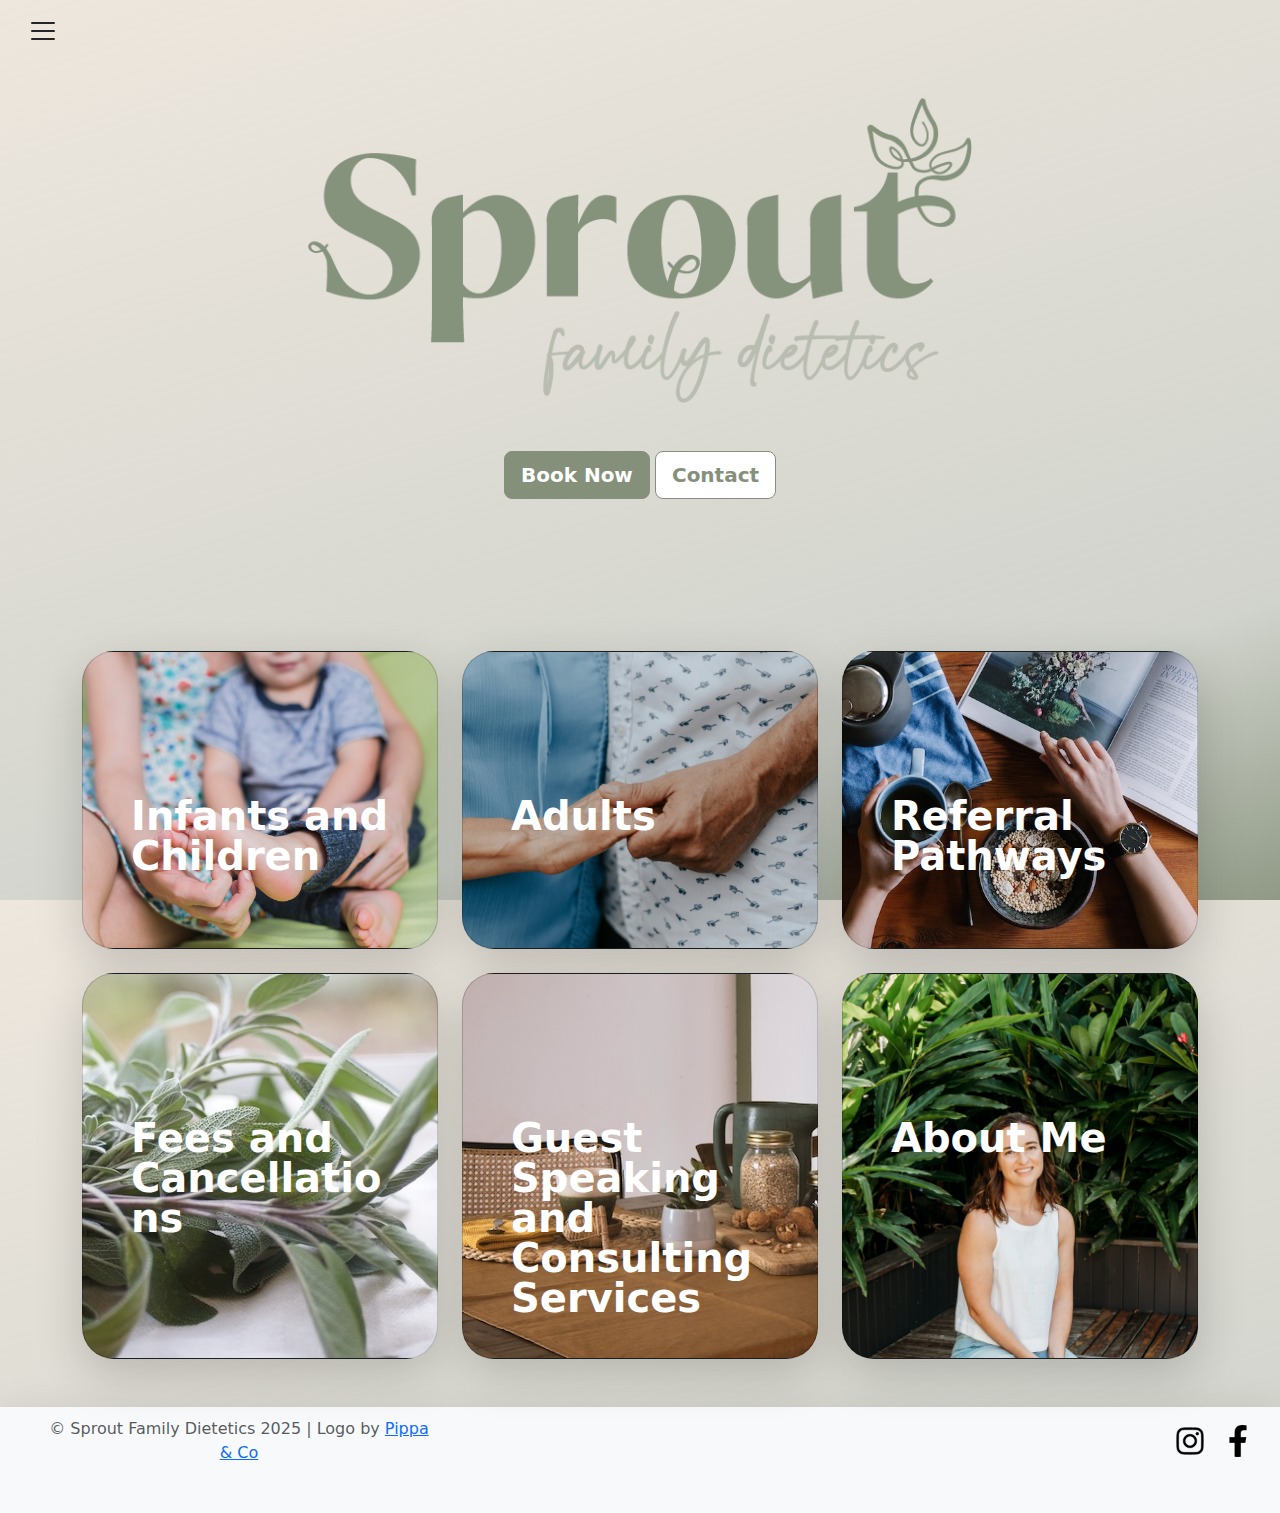
<file: index.html>
<!DOCTYPE html>
<html lang="en">
  <head>
    <meta charset="UTF-8">
    <meta name="viewport" content="width=device-width, initial-scale=1.0">
    <title>Sprout Family Dietetics</title>
    <!-- Bootstrap CSS -->
    <link href="https://cdn.jsdelivr.net/npm/bootstrap@5.3.0-alpha1/dist/css/bootstrap.min.css" rel="stylesheet">
    <link rel="import" href="nav.html">
    <link href="assets/styles.css" rel="stylesheet">
    <link rel="apple-touch-icon" sizes="180x180" href="apple-touch-icon.png">
    <link rel="icon" type="image/png" sizes="32x32" href="favicon-32x32.png">
    <link rel="icon" type="image/png" sizes="16x16" href="favicon-16x16.png">
    <link rel="manifest" href="site.webmanifest">
    <link rel="canonical" href="https://sproutfamilydietetics.com.au">
    <script src="https://analytics.ahrefs.com/analytics.js" data-key="JdM9ObcZ0+f/vFKrCsYYwg" async></script>
    <meta name="description" content="Friendly Accredited Practacing Dietitian servicing the Taree, Wingham and Forster areas on the Mid North Coast NSW">
  </head>
  <body class="bg-image" style="background: rgb(133,144,122);
background: -moz-linear-gradient(342deg, rgba(133,144,122,0.9122023809523809) 0%, rgba(184,188,177,0.6488970588235294) 23%, rgba(238,231,222,1) 100%);
background: -webkit-linear-gradient(342deg, rgba(133,144,122,0.9122023809523809) 0%, rgba(184,188,177,0.6488970588235294) 23%, rgba(238,231,222,1) 100%);
background: linear-gradient(342deg, rgba(133,144,122,0.9122023809523809) 0%, rgba(184,188,177,0.6488970588235294) 23%, rgba(238,231,222,1) 100%);
filter: progid:DXImageTransform.Microsoft.gradient(startColorstr="#85907a",endColorstr="#eee7de",GradientType=1);height: 100vh>
    <div class="container-fluid">
      <button class="navbar-toggler px-3 py-3" type="button" data-bs-toggle="offcanvas" data-bs-target="#sidebar" aria-controls="sidebar">
        <svg xmlns="http://www.w3.org/2000/svg" width="30" height="30" viewBox="0 0 30 30">
          <path stroke="currentColor" stroke-linecap="round" stroke-miterlimit="10" stroke-width="2" d="M4 7h22M4 15h22M4 23h22" />
        </svg>
      </button>
      <main class="px-3 container d-flex w-100 p-3 mx-auto flex-column">
        <img src="assets/logo_sage.png" alt="Sprout logo" class="main-image mx-auto d-block">
        <div class="mx-auto py-3 flex align-content-center"></div>
        <div class="mx-auto py-3 flex align-content-center">
          <a href="https://www.halaxy.com/book/sprout-family-dietetics/location/1255061" target="_blank" rel="noopener noreferrer" class="btn btn-lg btn-primary fw-bold ">Book Now</a>
          <a href="contact.html" class="btn btn-lg btn-secondary fw-bold ">Contact</a>
        </div>
    </div>
    <div class="container col-xxl-12 rounded-4">
      <div class="row row-cols-1 row-cols-lg-3 align-items-stretch g-4 py-5 mt-5">
        <div class="col">
          <div class="card card-cover h-100 overflow-hidden text-white bg-dark rounded-5 shadow-lg bg-image" style="background-image: url('assets/baby_feet.jpg');">
            <div class="d-flex flex-column h-100 p-5 pb-5 text-tone text-shadow-1">
              <h2 class="pt-5 mt-5 mb-4 display-6 lh-1 fw-bold">Infants and Children</h2>
              <a href="infants-children.html" class="stretched-link"></a>
            </div>
          </div>
        </div>
        <div class="col">
          <div class="card card-cover h-100 overflow-hidden text-white bg-dark rounded-5 shadow-lg bg-image" style="background-image: url('assets/hands.jpg');">
            <div class="d-flex flex-column h-100 p-5 pb-3 text-tone text-shadow-1">
              <h2 class="pt-5 mt-5 mb-4 display-6 lh-1 fw-bold">Adults</h2>
              <a href="adults.html" class="stretched-link"></a>
            </div>
          </div>
        </div>
        <div class="col">
          <div class="card card-cover h-100 overflow-hidden text-white bg-dark rounded-5 shadow-lg bg-image" style="background-image: url('assets/IMG_2830.JPG');">
            <div class="d-flex flex-column h-100 p-5 pb-3 text-tone text-shadow-1">
              <h2 class="pt-5 mt-5 mb-4 display-6 lh-1 fw-bold">Referral Pathways</h2>
              <a href="referral.html" class="stretched-link"></a>
            </div>
          </div>
        </div>
        <div class="col">
          <div class="card card-cover h-100 overflow-hidden text-white bg-dark rounded-5 shadow-lg bg-image" style="background-image: url('assets/IMG_2821.JPG');">
            <div class="d-flex flex-column h-100 p-5 pb-5 text-tone text-shadow-1">
              <h2 class="pt-5 mt-5 mb-4 display-6 lh-1 fw-bold">Fees and Cancellations</h2>
              <a href="fees.html" class="stretched-link"></a>
            </div>
          </div>
        </div>
        <div class="col">
          <div class="card card-cover h-100 overflow-hidden text-white bg-dark rounded-5 shadow-lg bg-image" style="background-image: url('assets/francesco-cavallini-HN1-Gfs9Mxk-unsplash.jpg');">
            <div class="d-flex flex-column h-100 p-5 pb-3 text-tone text-shadow-1">
              <h2 class="pt-5 mt-5 mb-4 display-6 lh-1 fw-bold">Guest Speaking and Consulting Services</h2>
              <a href="consulting.html" class="stretched-link"></a>
            </div>
          </div>
        </div>
        <div class="col">
          <div class="card card-cover h-100 overflow-hidden text-white bg-dark rounded-5 shadow-lg bg-image" style="background-image: url('assets/Carissa-SproutDietetics-14.jpg');">
            <div class="d-flex flex-column h-100 p-5 pb-3 text-tone text-shadow-1">
              <h2 class="pt-5 mt-5 mb-4 display-6 lh-1 fw-bold">About Me</h2>
              <a href="about.html" class="stretched-link"></a>
            </div>
          </div>
        </div>
      </div>
    </div>
    </main>
    <footer class="d-flex flex-wrap justify-content-between align-items-center mt-auto pb-5 footer-on-image bg-light shadow-lg">
      <div class="col-md-4 d-flex align-items-center">
        <a href="/" class="mb-3 me-2 mb-md-0 text-body-secondary text-decoration-none lh-1">
          <svg class="bi" width="30" height="24">
            <use xlink:href="#bootstrap"></use>
          </svg>
        </a>
        <span class="mb-3 mb-md-0 text-body-secondary">© Sprout Family Dietetics 2025 | Logo by <a href="https://pippaandco.com.au">Pippa & Co</a></span>

      </div>
      <ul class="nav col-md-4 justify-content-end list-unstyled d-flex ms-3">
        <a href="https://www.instagram.com/sprout_family_dietetics">
          <img src="assets/instagram.png" class="img-responsive img-social me-3">
        </a>
        <a href="https://www.facebook.com/profile.php?id=61573133443184">
          <img src="assets/facebook.png" class="img-responsive img-social me-3">
        </a>
      </ul>
    </footer>
    <!-- Offcanvas Sidebar -->
    <div class="offcanvas offcanvas-start" tabindex="-1" id="sidebar" aria-labelledby="sidebarLabel">
      <div class="offcanvas-header">
        <h5 class="offcanvas-title" id="sidebarLabel">Navigation</h5>
        <button type="button" class="btn-close text-reset" data-bs-dismiss="offcanvas" aria-label="Close"></button>
      </div>
      <div class="offcanvas-body">
        <ul class="nav flex-column">
          <li class="nav-item">
            <a class="btn btn-primary btn-primary-active nav-link" href="index.html">Home</a>
          </li>
          <li class="nav-item">
            <a class="btn btn-nav-secondary nav-link" href="infants-children.html">Infants and Children</a>
          </li>
          <li class="nav-item">
            <a class="btn btn-nav-secondary nav-link" href="adults.html">Adults</a>
          </li>
          <li class="nav-item">
            <a class="btn btn-nav-secondary nav-link" href="referral.html">Referral Pathways</a>
          </li>
          <li class="nav-item">
            <a class="btn btn-nav-secondary nav-link" href="fees.html">Fees and Cancellations</a>
          </li>
          <li class="nav-item">
            <a class="btn btn-nav-secondary nav-link" href="consulting.html">Guest Speaking & Consulting</a>
          </li>
          <li class="nav-item">
            <a class="btn btn-nav-secondary nav-link" href="contact.html">Contact</a>
          </li>
          <li class="nav-item">
            <a class="btn btn-nav-secondary nav-link" href="about.html">About</a>
          </li>
          <li class="nav-item">
          <a href="https://www.halaxy.com/book/sprout-family-dietetics/location/1255061" target="_blank" rel="noopener noreferrer" class="btn btn-primary btn-nav-secondary nav-link">Book Now</a>
          </li>
        </ul>
      </div>
    </div>
    <!-- Bootstrap JS -->
    <script src="https://cdn.jsdelivr.net/npm/bootstrap@5.3.0-alpha1/dist/js/bootstrap.bundle.min.js"></script>
  </body>
</html>
</file>
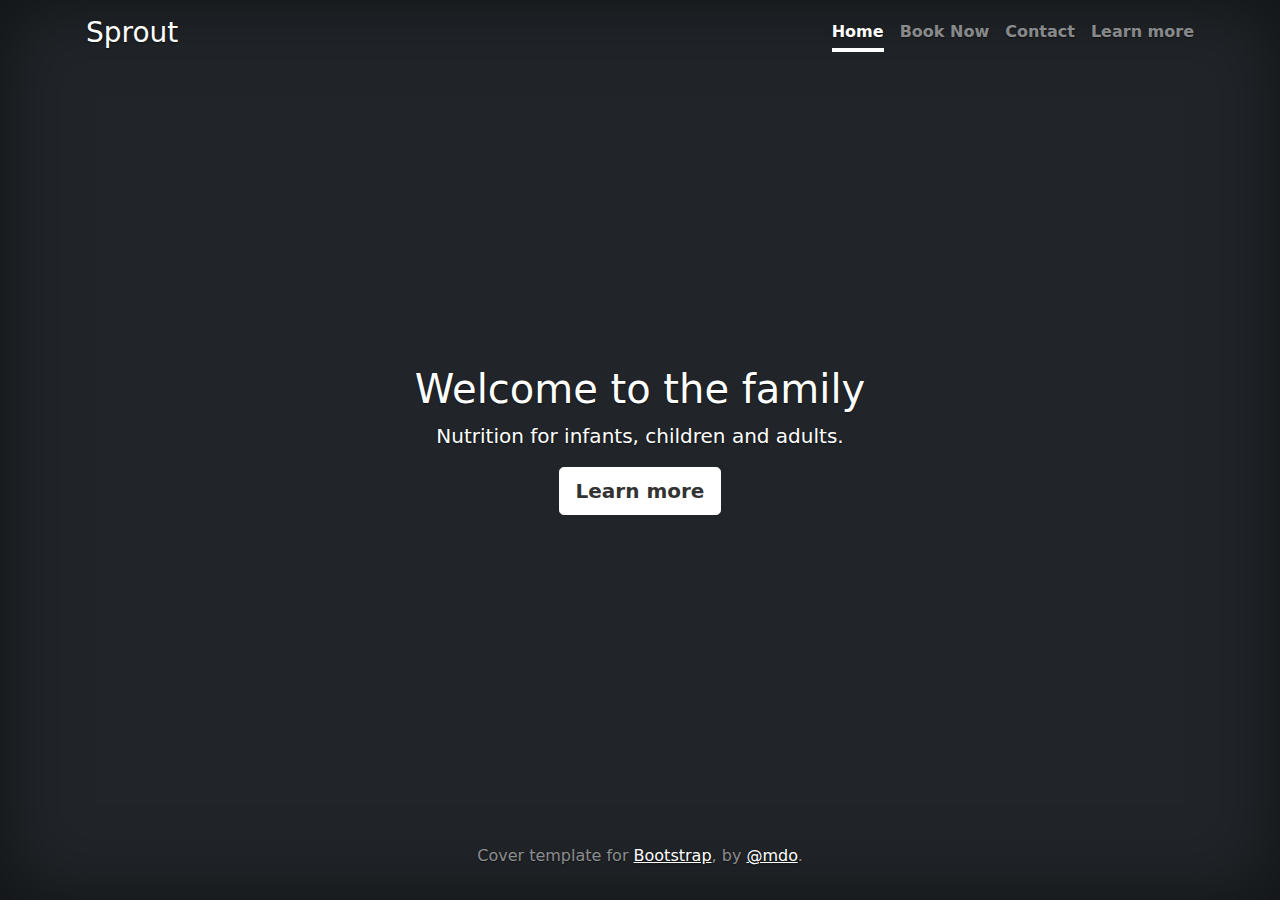
<file: Cover/index.html>
<!doctype html>
<html lang="en" class="h-100">
  <head>
    <meta charset="utf-8">
    <meta name="viewport" content="width=device-width, initial-scale=1">
    <meta name="description" content="">
    <meta name="author" content="Mark Otto, Jacob Thornton, and Bootstrap contributors. Modified by Kyle Fraser">
    <meta name="generator" content="Hugo 0.84.0">
    <title>Sprout</title>

    <link rel="canonical" href="https://getbootstrap.com/docs/5.0/examples/cover/">

    

    <!-- Bootstrap core CSS -->
<link href="../bootstrap.min.css" rel="stylesheet">

    <style>
      .bd-placeholder-img {
        font-size: 1.125rem;
        text-anchor: middle;
        -webkit-user-select: none;
        -moz-user-select: none;
        user-select: none;
      }

      @media (min-width: 768px) {
        .bd-placeholder-img-lg {
          font-size: 3.5rem;
        }
      }
    </style>

    
    <!-- Custom styles for this template -->
    <link href="cover.css" rel="stylesheet">
  </head>
  <body class="d-flex h-100 text-center text-white bg-dark">
    
<div class="container d-flex w-100 h-100 p-3 mx-auto flex-column">
  <header class="mb-auto">
    <div>
      <h3 class="float-md-start mb-0">Sprout</h3>
      <nav class="nav nav-masthead justify-content-center float-md-end">
        <a class="nav-link active" aria-current="page" href="index.html">Home</a>
        <a class="nav-link" href="book.html">Book Now</a>
        <a class="nav-link" href="contact.html">Contact</a>
        <a class="nav-link" href="learn.html">Learn more</a>
      </nav>
    </div>
  </header>

  <main class="px-3">
    <h1>Welcome to the family</h1>
    <p class="lead">Nutrition for infants, children and adults.</p>
    <p class="lead">
      <a href="learn.html" class="btn btn-lg btn-secondary fw-bold border-white bg-white">Learn more</a>
    </p>
  </main>

  <footer class="mt-auto text-white-50">
    <p>Cover template for <a href="https://getbootstrap.com/" class="text-white">Bootstrap</a>, by <a href="https://twitter.com/mdo" class="text-white">@mdo</a>.</p>
  </footer>
</div>


    
  </body>
</html>
</file>
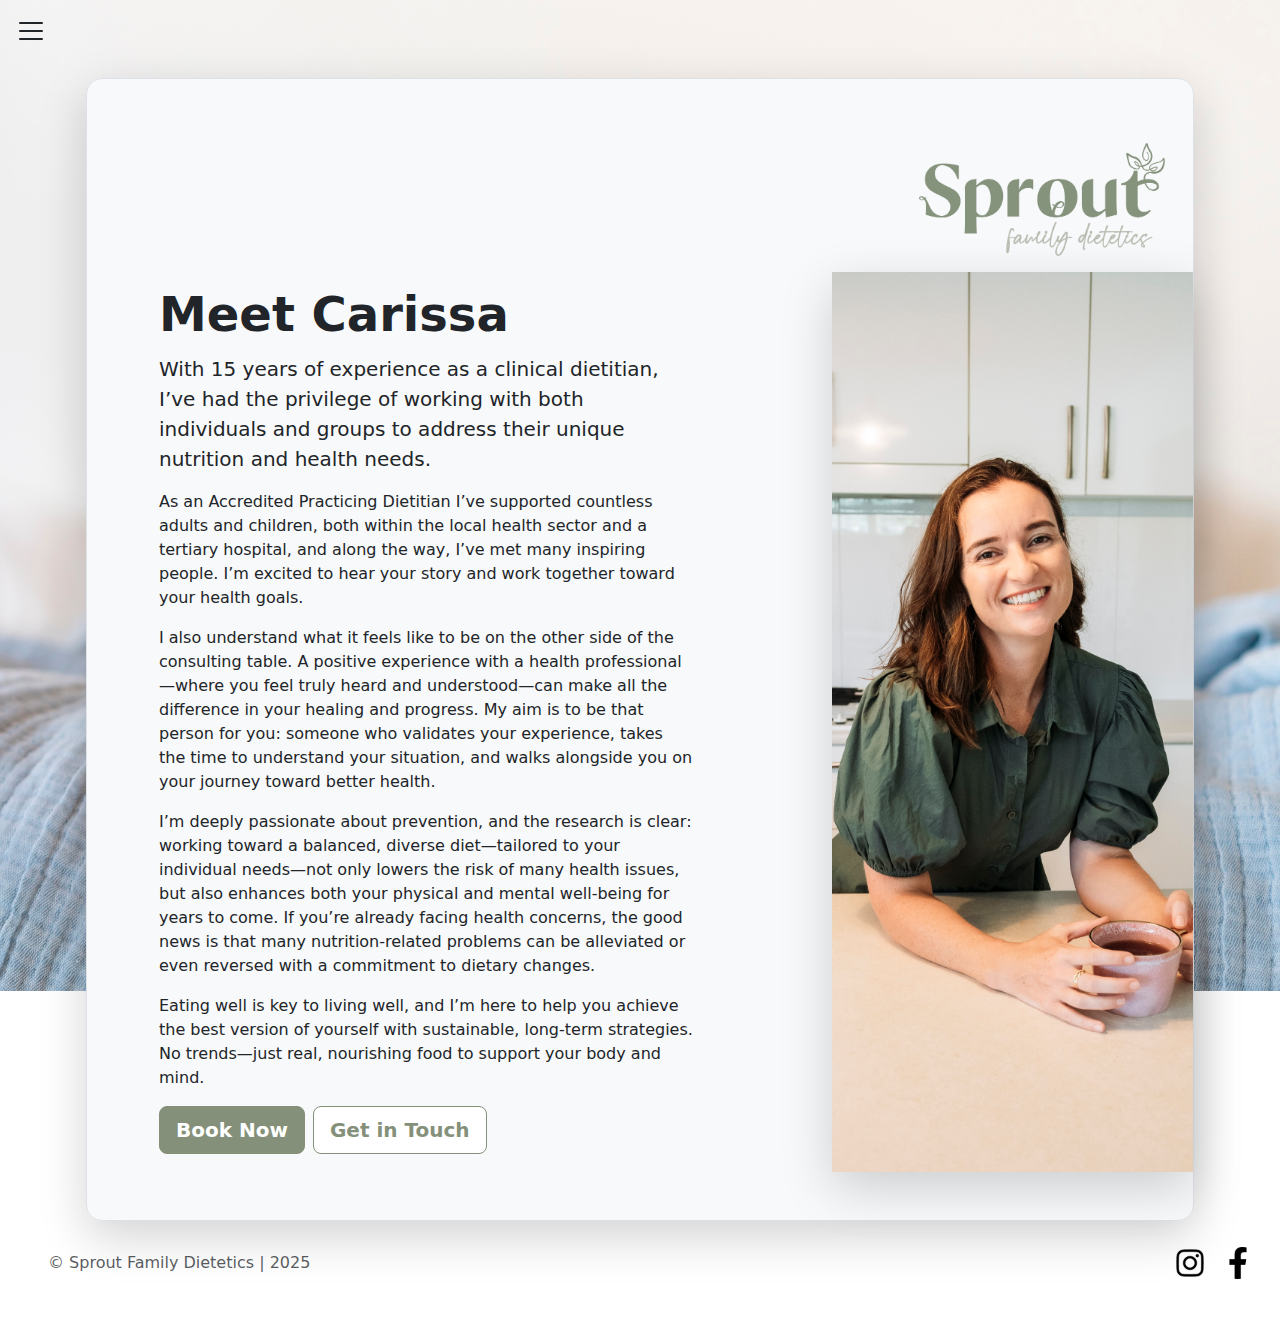
<file: about.html>
<!DOCTYPE html>
<html lang="en">
  <head>
    <meta charset="UTF-8">
    <meta name="viewport" content="width=device-width, initial-scale=1.0">
    <title>Sprout</title>
    <!-- Bootstrap CSS -->
    <link href="https://cdn.jsdelivr.net/npm/bootstrap@5.3.0-alpha1/dist/css/bootstrap.min.css" rel="stylesheet">
    <link href="assets/styles.css" rel="stylesheet">
  </head>
  <body class="bg-image" style="background-image: url('assets/background2.jpg');">
    <div class="container-fluid"></div>
    <button class="navbar-toggler px-3 py-3" type="button" data-bs-toggle="offcanvas" data-bs-target="#sidebar" aria-controls="sidebar">
      <svg xmlns="http://www.w3.org/2000/svg" width="30" height="30" viewBox="0 0 30 30">
        <path stroke="currentColor" stroke-linecap="round" stroke-miterlimit="10" stroke-width="2" d="M4 7h22M4 15h22M4 23h22" />
      </svg>
    </button>
    <main class="px-3 container d-flex w-100 p-3 mx-auto flex-column">
      <div class="container col-xxl-12 rounded-4 bg-light">
        <div class="row p-4 pb-0 pe-lg-0 pt-lg-5 align-items-center rounded-4 border shadow-lg">
          <div class="col-9"></div>
          <div class="col-3">
            <img class="img-fluid img-logo m-3 " src="assets/logo_sage.png" alt="">
          </div>
          <div class="col-lg-7 p-3 p-lg-5 pt-lg-3">
            <h1 class="display-5 fw-bold lh-1 mb-3">Meet Carissa</h1>
            <p class="lead">With 15 years of experience as a clinical dietitian, I’ve had the privilege of working with both individuals and groups to address their unique nutrition and health needs.
            <p>As an Accredited Practicing Dietitian I’ve supported countless adults and children, both within the local health sector and a tertiary hospital, and along the way, I’ve met many inspiring people. I’m excited to hear your story and work together toward your health goals. </p>
            <p>I also understand what it feels like to be on the other side of the consulting table. A positive experience with a health professional—where you feel truly heard and understood—can make all the difference in your healing and progress. My aim is to be that person for you: someone who validates your experience, takes the time to understand your situation, and walks alongside you on your journey toward better health. </p>
            <p>I’m deeply passionate about prevention, and the research is clear: working toward a balanced, diverse diet—tailored to your individual needs—not only lowers the risk of many health issues, but also enhances both your physical and mental well-being for years to come. If you’re already facing health concerns, the good news is that many nutrition-related problems can be alleviated or even reversed with a commitment to dietary changes. </p>
            <p>Eating well is key to living well, and I’m here to help you achieve the best version of yourself with sustainable, long-term strategies. No trends—just real, nourishing food to support your body and mind. </p>
            <div class="d-grid gap-2 d-md-flex justify-content-md-start mb-4 mb-lg-3">
              <a href="https://www.halaxy.com/book/sprout-family-dietetics/location/1255061" target="_blank" rel="noopener noreferrer" class="btn btn-lg btn-primary fw-bold ">Book Now</a>
              <a href="contact.html" class="btn btn-lg btn-secondary fw-bold ">Get in Touch</a>
            </div>
          </div>
          <div class="col-lg-4 offset-lg-1 p-0 mb-5 overflow-hidden shadow-lg">
            <img class="rounded-lg-3 d-none d-lg-block bg-image" src="assets/Carissa-SproutDietetics-41.jpg" alt="" height="500">
          </div>
        </div>
      </div>
    </main>
        <!-- Offcanvas Sidebar -->
    <div class="offcanvas offcanvas-start" tabindex="-1" id="sidebar" aria-labelledby="sidebarLabel">
      <div class="offcanvas-header">
        <h5 class="offcanvas-title" id="sidebarLabel">Navigation</h5>
        <button type="button" class="btn-close text-reset" data-bs-dismiss="offcanvas" aria-label="Close"></button>
      </div>
      <div class="offcanvas-body">
        <ul class="nav flex-column">
          <li class="nav-item">
            <a class="btn btn-nav-secondary nav-link" href="index.html">Home</a>
          </li>
          <li class="nav-item">
            <a class="btn btn-nav-secondary nav-link" href="infants-children.html">Infants and Children</a>
          </li>
          <li class="nav-item">
            <a class="btn btn-nav-secondary nav-link" href="adults.html">Adults</a>
          </li>
          <li class="nav-item">
            <a class="btn btn-nav-secondary nav-link" href="referral.html">Referral Pathways</a>
          </li>
          <li class="nav-item">
            <a class="btn btn-nav-secondary nav-link" href="fees.html">Fees and Cancellations</a>
          </li>
          <li class="nav-item">
            <a class="btn btn-nav-secondary nav-link" href="consulting.html">Guest Speaking & Consulting</a>
          </li>
          <li class="nav-item">
            <a class="btn btn-nav-secondary nav-link" href="contact.html">Contact</a>
          </li>
          <li class="nav-item">
            <a class="btn btn-primary btn-primary-active  nav-link" href="about.html">About</a>
          </li>
          <li class="nav-item">
          <a href="https://www.halaxy.com/book/sprout-family-dietetics/location/1255061" target="_blank" rel="noopener noreferrer" class="btn btn-primary btn-nav-secondary nav-link">Book Now</a>
          </li>
        </ul>
      </div>
    </div>
    <footer class="d-flex flex-wrap justify-content-between align-items-center mt-auto pb-5 footer-on-image ">
      <div class="col-md-4 d-flex align-items-center">
        <a href="/" class="mb-3 me-2 mb-md-0 text-body-secondary text-decoration-none lh-1">
          <svg class="bi" width="30" height="24">
            <use xlink:href="#bootstrap"></use>
          </svg>
        </a>
        <span class="mb-3 mb-md-0 text-body-secondary">© Sprout Family Dietetics | 2025</span>
      </div>
      <ul class="nav col-md-4 justify-content-end list-unstyled d-flex ms-3">
        <a href="https://www.instagram.com/sprout_family_dietetics">
          <img src="assets/instagram.png" class="img-responsive img-social me-3">
        </a>
        <a href="https://www.facebook.com/share/1BQwJzoiiP/?mibextid=wwXIfr">
          <img src="assets/facebook.png" class="img-responsive img-social me-3">
        </a>
      </ul>
    </footer>

    <!-- Bootstrap JS -->
    <script src="https://cdn.jsdelivr.net/npm/bootstrap@5.3.0-alpha1/dist/js/bootstrap.bundle.min.js"></script>
  </body>
</html>
</file>
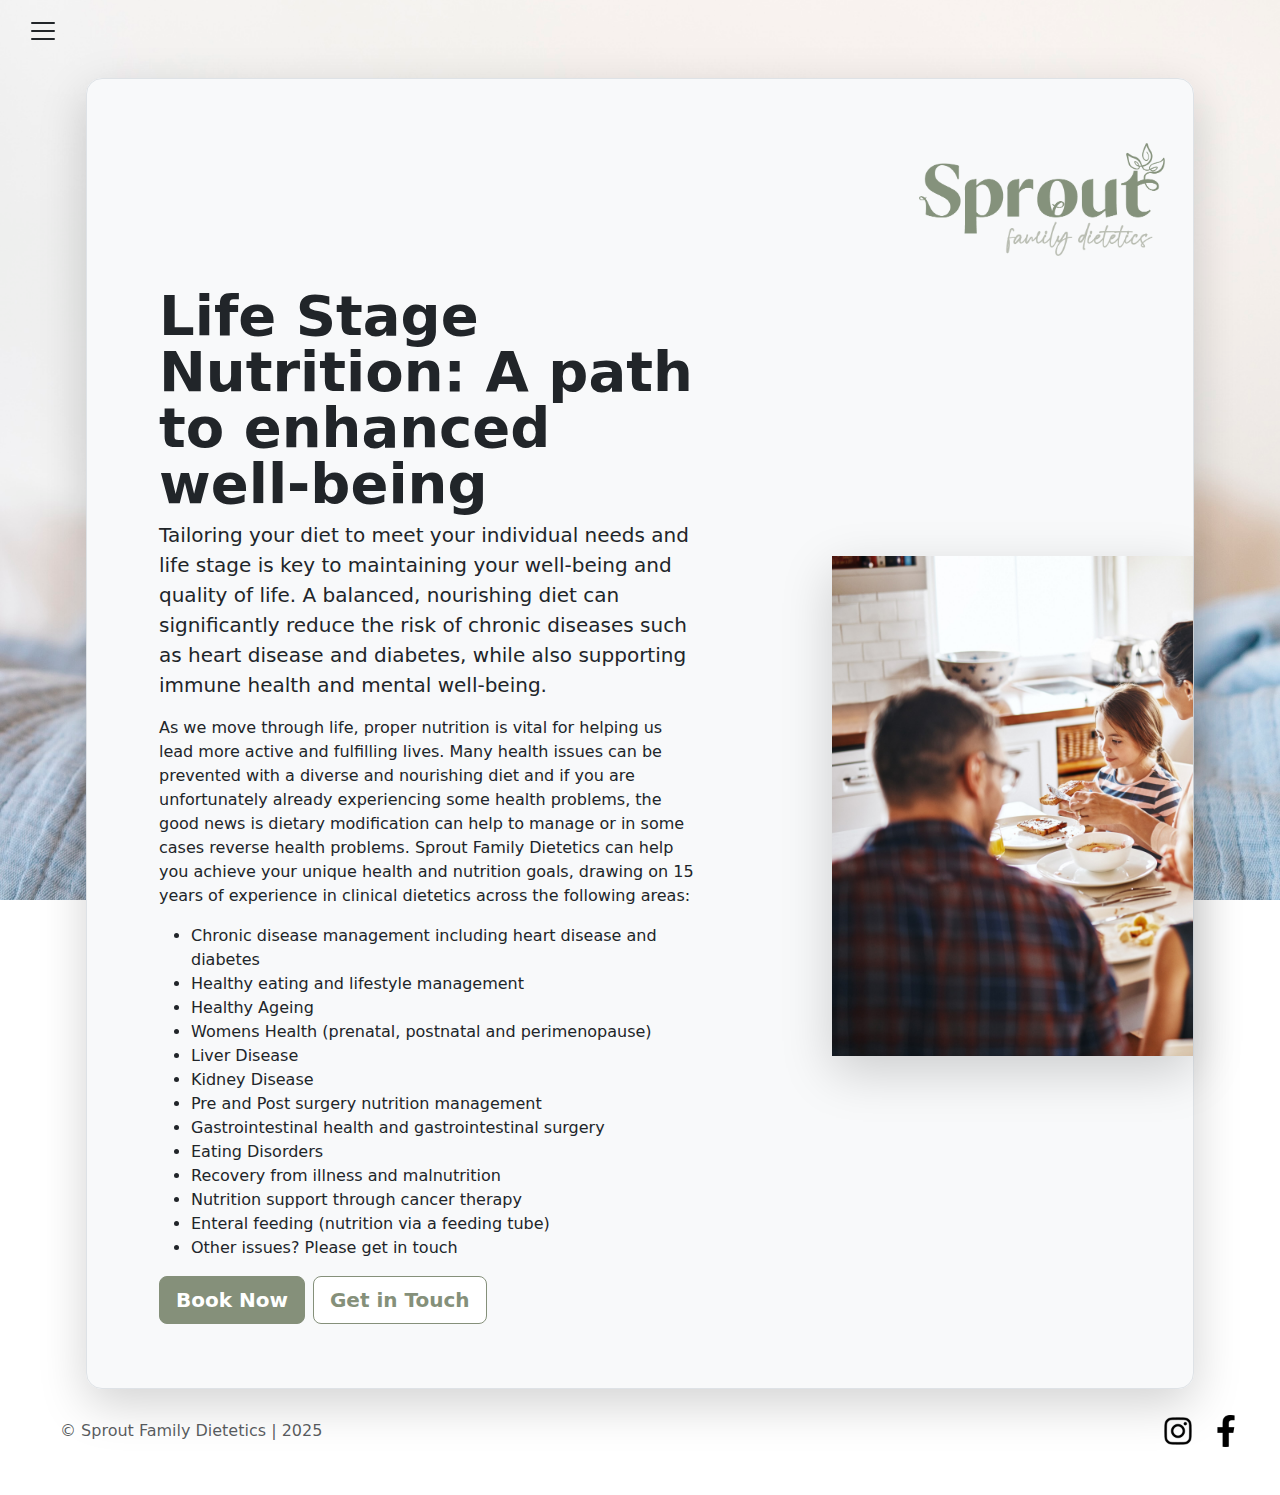
<file: adults.html>
<!DOCTYPE html>
<html lang="en">
  <head>
    <meta charset="UTF-8">
    <meta name="viewport" content="width=device-width, initial-scale=1.0">
    <title>Sprout | Adults</title>
    <!-- Bootstrap CSS -->
    <link href="https://cdn.jsdelivr.net/npm/bootstrap@5.3.0-alpha1/dist/css/bootstrap.min.css" rel="stylesheet">
    <link href="assets/styles.css" rel="stylesheet">
    <link rel="canonical" href="https://sproutfamilydietetics.com.au/adults">
    <script src="https://analytics.ahrefs.com/analytics.js" data-key="JdM9ObcZ0+f/vFKrCsYYwg" async></script>
  </head>
  <body>
    <!-- Background image -->
    <div class="bg-image" style="background-image: url('assets/background2.jpg');">
      <div class="container-fluid">
        <button class="navbar-toggler px-3 py-3" type="button" data-bs-toggle="offcanvas" data-bs-target="#sidebar" aria-controls="sidebar">
          <svg xmlns="http://www.w3.org/2000/svg" width="30" height="30" viewBox="0 0 30 30">
            <path stroke="currentColor" stroke-linecap="round" stroke-miterlimit="10" stroke-width="2" d="M4 7h22M4 15h22M4 23h22" />
          </svg>
        </button>
        <main class="px-3 container d-flex w-100 p-3 mx-auto flex-column ">
          <div class="container col-xxl-12 rounded-4 bg-light">
            <div class="row p-4 pb-0 pe-lg-0 pt-lg-5 align-items-center rounded-4 border shadow-lg">
              <div class="col-9"></div>
              <div class="col-3">
                <img class="img-fluid img-logo m-3" src="assets/logo_sage.png" alt="">
              </div>
              <div class="col-lg-7 p-3 p-lg-5 pt-lg-3">
                <h1 class="display-4 fw-bold lh-1">Life Stage Nutrition: A path to enhanced well-being</h1>
                <p class="lead">Tailoring your diet to meet your individual needs and life stage is key to maintaining your well-being and quality of life. A balanced, nourishing diet can significantly reduce the risk of chronic diseases such as heart disease and diabetes, while also supporting immune health and mental well-being.
                <p>As we move through life, proper nutrition is vital for helping us lead more active and fulfilling lives. Many health issues can be prevented with a diverse and nourishing diet and if you are unfortunately already experiencing some health problems, the good news is dietary modification can help to manage or in some cases reverse health problems. Sprout Family Dietetics can help you achieve your unique health and nutrition goals, drawing on 15 years of experience in clinical dietetics across the following areas: </p>
                <ul>
                  <li>Chronic disease management including heart disease and diabetes</li>
                  <li>Healthy eating and lifestyle management</li>
                  <li>Healthy Ageing</li>
                  <li>Womens Health (prenatal, postnatal and perimenopause)</li>
                  <li>Liver Disease</li>
                  <li>Kidney Disease</li>
                  <li>Pre and Post surgery nutrition management</li>
                  <li>Gastrointestinal health and gastrointestinal surgery</li>
                  <li>Eating Disorders</li>
                  <li>Recovery from illness and malnutrition</li>
                  <li>Nutrition support through cancer therapy</li>
                  <li>Enteral feeding (nutrition via a feeding tube)</li>
                  <li>Other issues? Please get in touch</li>
                </ul>
                <div class="d-grid gap-2 d-md-flex justify-content-md-start mb-4 mb-lg-3">
                  <a href="https://www.halaxy.com/book/sprout-family-dietetics/location/1255061" target="_blank" rel="noopener noreferrer" class="btn btn-lg btn-primary fw-bold ">Book Now</a>
                  <a href="contact.html" class="btn btn-lg btn-secondary fw-bold ">Get in Touch</a>
                </div>
              </div>
              <div class="col-lg-4 offset-lg-1 p-0 mb-5 overflow-hidden shadow-lg">
                <img class="rounded-lg-3 d-none d-lg-block" src="assets/family.jpg" alt="" height="500">
              </div>
            </div>
          </div>
        </main>
        <footer class="d-flex flex-wrap justify-content-between align-items-center mt-auto pb-5 footer-on-image">
          <div class="col-md-4 d-flex align-items-center">
            <a href="/" class="mb-3 me-2 mb-md-0 text-body-secondary text-decoration-none lh-1">
              <svg class="bi" width="30" height="24">
                <use xlink:href="#bootstrap"></use>
              </svg>
            </a>
            <span class="mb-3 mb-md-0 text-body-secondary">© Sprout Family Dietetics | 2025</span>
          </div>
          <ul class="nav col-md-4 justify-content-end list-unstyled d-flex ms-3">
            <a href="https://www.instagram.com/sprout_family_dietetics">
              <img src="assets/instagram.png" class="img-responsive img-social me-3">
            </a>
            <a href="https://www.facebook.com/profile.php?id=61573133443184">
              <img src="assets/facebook.png" class="img-responsive img-social me-3">
            </a>
          </ul>
        </footer>
        <!-- Offcanvas Sidebar -->
        <div class="offcanvas offcanvas-start" tabindex="-1" id="sidebar" aria-labelledby="sidebarLabel">
          <div class="offcanvas-header">
            <h5 class="offcanvas-title" id="sidebarLabel">Navigation</h5>
            <button type="button" class="btn-close text-reset" data-bs-dismiss="offcanvas" aria-label="Close"></button>
          </div>
          <div class="offcanvas-body">
            <ul class="nav flex-column">
              <li class="nav-item">
                <a class="btn btn-nav-secondary nav-link" href="index.html">Home</a>
              </li>
              <li class="nav-item">
                <a class="btn btn-nav-secondary nav-link" href="infants-children.html">Infants and Children</a>
              </li>
              <li class="nav-item">
                <a class="btn btn-primary btn-primary-active nav-link" href="adults.html">Adults</a>
              </li>
              <li class="nav-item">
                <a class="btn btn-nav-secondary nav-link" href="referral.html">Referral Pathways</a>
              </li>
              <li class="nav-item">
                <a class="btn btn-nav-secondary nav-link" href="fees.html">Fees and Cancellations</a>
              </li>
              <li class="nav-item">
                <a class="btn btn-nav-secondary nav-link" href="consulting.html">Guest Speaking & Consulting</a>
              </li>
              <li class="nav-item">
                <a class="btn btn-nav-secondary nav-link" href="contact.html">Contact</a>
              </li>
              <li class="nav-item">
                <a class="btn btn-nav-secondary nav-link" href="about.html">About</a>
              </li>
              <li class="nav-item">
          <a href="https://www.halaxy.com/book/sprout-family-dietetics/location/1255061" target="_blank" rel="noopener noreferrer" class="btn btn-primary btn-nav-secondary nav-link">Book Now</a>
              </li>
            </ul>
          </div>
        </div>
        <!-- Bootstrap JS -->
        <script src="https://cdn.jsdelivr.net/npm/bootstrap@5.3.0-alpha1/dist/js/bootstrap.bundle.min.js"></script>
  </body>
</html>
</file>
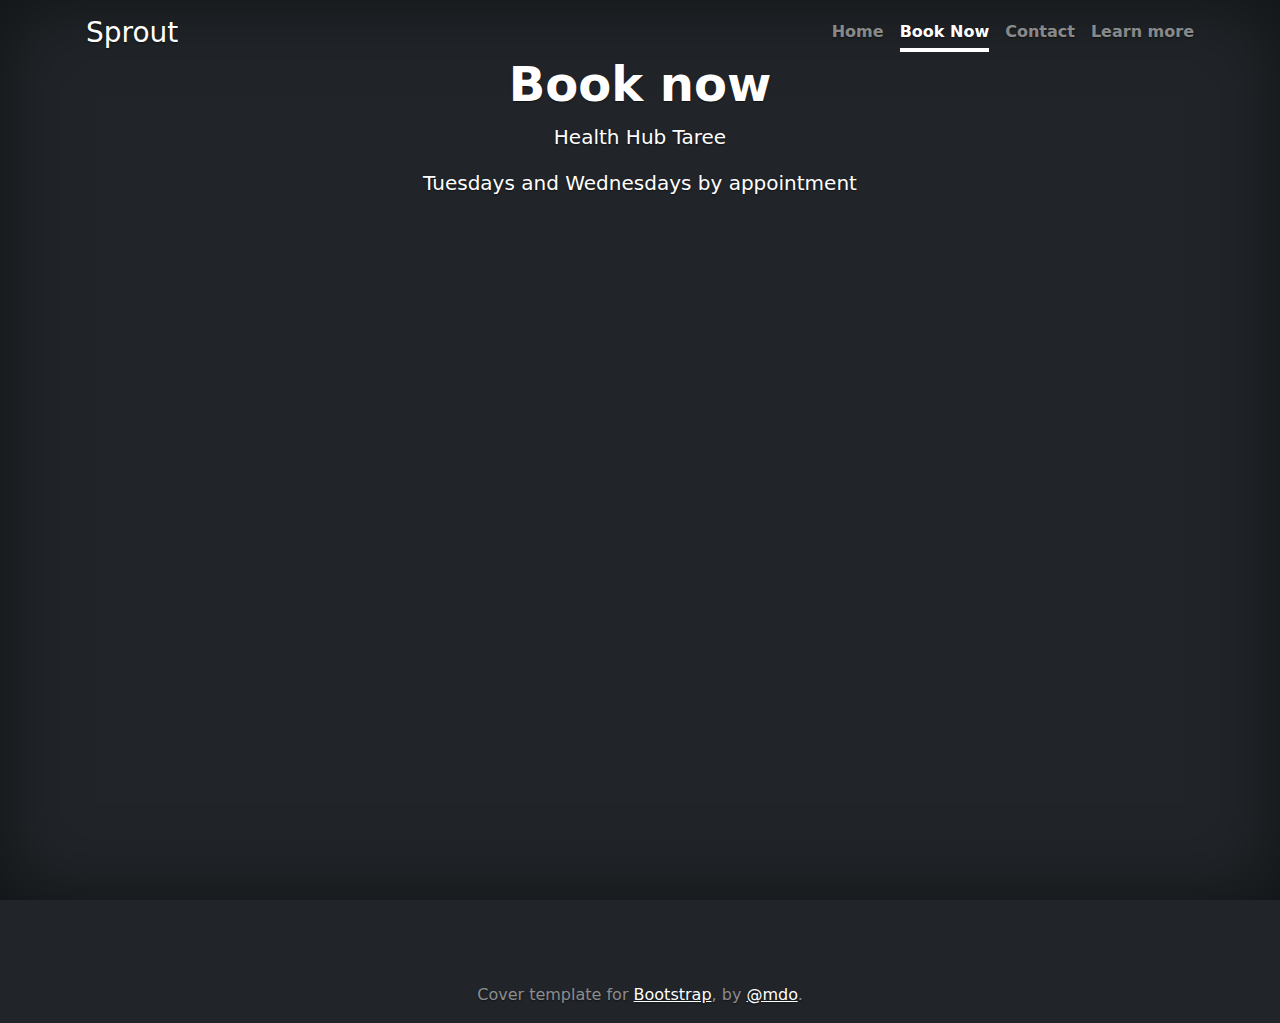
<file: book.html>
<!doctype html>
<html lang="en" class="h-100">
  <head>
    <meta charset="utf-8">
    <meta name="viewport" content="width=device-width, initial-scale=1">
    <meta name="description" content="">
    <meta name="author" content="Mark Otto, Jacob Thornton, and Bootstrap contributors. Modified by Kyle Fraser">
    <meta name="generator" content="Hugo 0.84.0">
    <title>Sprout</title>

    <link rel="canonical" href="https://getbootstrap.com/docs/5.0/examples/cover/">

    

    <!-- Bootstrap core CSS -->
<link href="../bootstrap.min.css" rel="stylesheet">

    <style>
      .bd-placeholder-img {
        font-size: 1.125rem;
        text-anchor: middle;
        -webkit-user-select: none;
        -moz-user-select: none;
        user-select: none;
      }

      @media (min-width: 768px) {
        .bd-placeholder-img-lg {
          font-size: 3.5rem;
        }
      }
    </style>

    
    <!-- Custom styles for this template -->
    <link href="cover.css" rel="stylesheet">
  </head>
  <body class="d-flex h-100 text-center text-white bg-dark">
    
<div class="container d-flex w-100 h-100 p-3 mx-auto flex-column">
  <header class="mb-auto">
    <div>
      <h3 class="float-md-start mb-0">Sprout</h3>
      <nav class="nav nav-masthead justify-content-center float-md-end">
        <a class="nav-link" aria-current="page" href="index.html">Home</a>
        <a class="nav-link active" href="book.html">Book Now</a>
        <a class="nav-link" href="contact.html">Contact</a>
        <a class="nav-link" href="learn.html">Learn more</a>
      </nav>
    </div>
  </header>

  <main class="px-3">
    <div class="px-4 py-10 m-1 text-center">
      <h1 class="display-5 fw-bold">Book now</h1>
        <p class="lead">Health Hub Taree</p>
        <p class="lead">Tuesdays and Wednesdays by appointment</p>
      <div class="mx-auto">
          <div class="ratio ratio-4x3">
              <iframe src="https://www.halaxy.com/book/widget/dietitian/ms-carissa-moroney/1629341/1255061" allow="payment" style="border:0;width:100%;height:100%;"></iframe>
          </div>
      </div>
    </div>
  </main>

  <footer class="mt-auto text-white-50">
    <p>Cover template for <a href="https://getbootstrap.com/" class="text-white">Bootstrap</a>, by <a href="https://twitter.com/mdo" class="text-white">@mdo</a>.</p>
  </footer>
</div>


    
  </body>
</html>
</file>
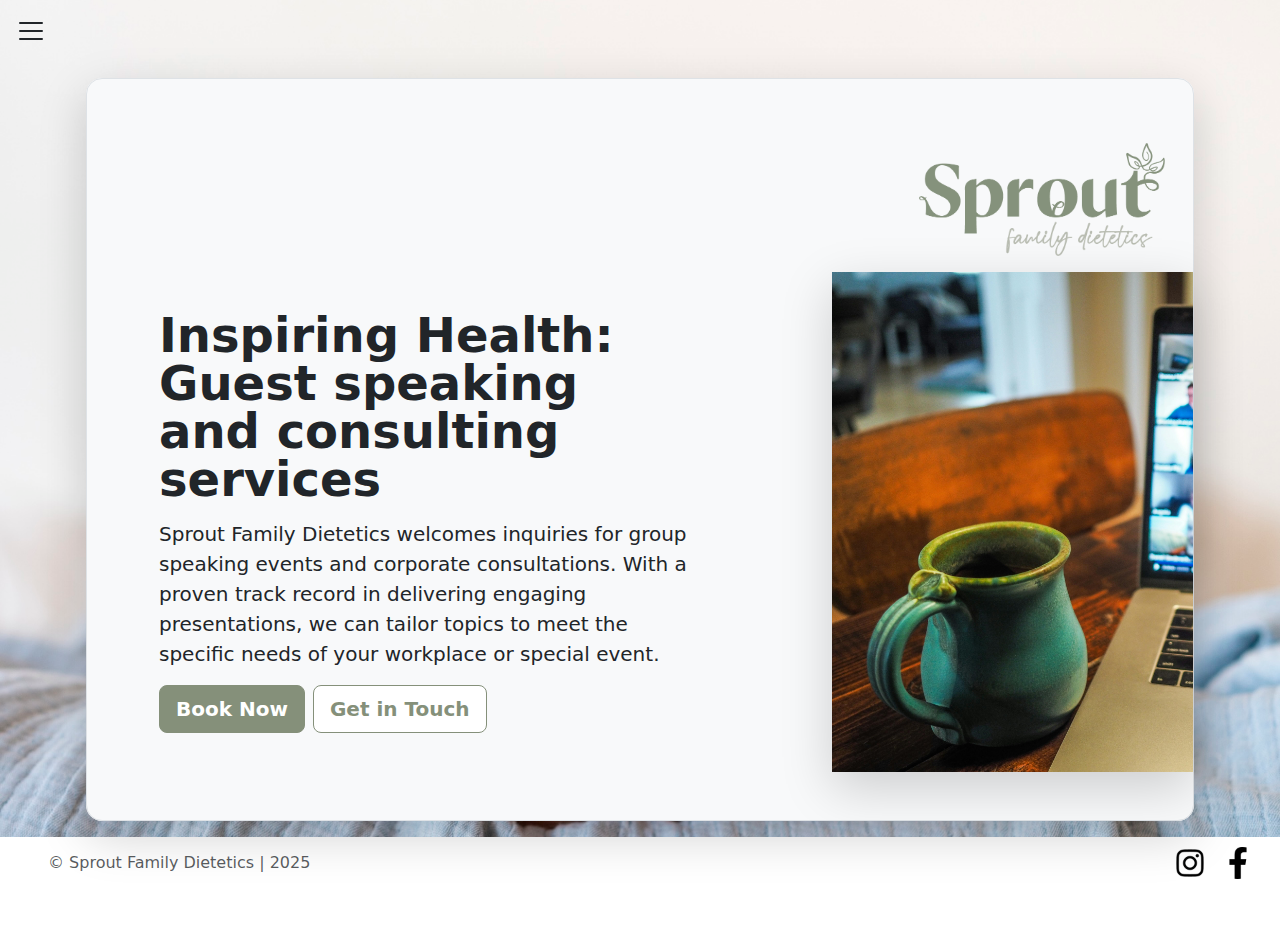
<file: consulting.html>
<!DOCTYPE html>
<html lang="en">
  <head>
    <meta charset="UTF-8">
    <meta name="viewport" content="width=device-width, initial-scale=1.0">
    <title>Sprout</title>
    <!-- Bootstrap CSS -->
    <link href="https://cdn.jsdelivr.net/npm/bootstrap@5.3.0-alpha1/dist/css/bootstrap.min.css" rel="stylesheet">
    <link href="assets/styles.css" rel="stylesheet">
  </head>
  <body class="bg-image" style="background-image: url('assets/background2.jpg');">
    <div class="container-fluid"></div>
    <button class="navbar-toggler px-3 py-3" type="button" data-bs-toggle="offcanvas" data-bs-target="#sidebar" aria-controls="sidebar">
      <svg xmlns="http://www.w3.org/2000/svg" width="30" height="30" viewBox="0 0 30 30">
        <path stroke="currentColor" stroke-linecap="round" stroke-miterlimit="10" stroke-width="2" d="M4 7h22M4 15h22M4 23h22" />
      </svg>
    </button>
    <main class="px-3 container d-flex w-100 p-3 mx-auto flex-column">
      <div class="container col-xxl-12 rounded-4 bg-light">
        <div class="row p-4 pb-0 pe-lg-0 pt-lg-5 align-items-center rounded-4 border shadow-lg">
          <div class="col-9"></div>
          <div class="col-3">
            <img class="img-fluid img-logo m-3 " src="assets/logo_sage.png" alt="">
          </div>
          <div class="col-lg-7 p-3 p-lg-5 pt-lg-3">
            <h1 class="display-5 fw-bold lh-1 mb-3">Inspiring Health: Guest speaking and consulting services</h1>
            <p class="lead">Sprout Family Dietetics welcomes inquiries for group speaking events and corporate consultations. With a proven track record in delivering engaging presentations, we can tailor topics to meet the specific needs of your workplace or special event.
            <div class="d-grid gap-2 d-md-flex justify-content-md-start mb-4 mb-lg-3">
              <a href="https://www.halaxy.com/book/sprout-family-dietetics/location/1255061" target="_blank" rel="noopener noreferrer" class="btn btn-lg btn-primary fw-bold ">Book Now</a>
              <a href="contact.html" class="btn btn-lg btn-secondary fw-bold ">Get in Touch</a>
            </div>
          </div>
          <div class="col-lg-4 offset-lg-1 p-0 mb-5 overflow-hidden shadow-lg">
            <img class="rounded-lg-3 d-none d-lg-block" src="assets/seminar.jpg" alt="" height="500">
          </div>
        </div>
      </div>
    </main>
    <footer class="d-flex flex-wrap justify-content-between align-items-center mt-auto pb-5 footer-on-image">
      <div class="col-md-4 d-flex align-items-center">
        <a href="/" class="mb-3 me-2 mb-md-0 text-body-secondary text-decoration-none lh-1">
          <svg class="bi" width="30" height="24">
            <use xlink:href="#bootstrap"></use>
          </svg>
        </a>
        <span class="mb-3 mb-md-0 text-body-secondary">© Sprout Family Dietetics | 2025</span>
      </div>
      <ul class="nav col-md-4 justify-content-end list-unstyled d-flex ms-3">
        <a href="https://www.instagram.com/sprout_family_dietetics">
          <img src="assets/instagram.png" class="img-responsive img-social me-3">
        </a>
        <a href="https://www.facebook.com/people/Sprout-Family-Dietetics/">
          <img src="assets/facebook.png" class="img-responsive img-social me-3">
        </a>
      </ul>
    </footer>
    <!-- Offcanvas Sidebar -->
    <div class="offcanvas offcanvas-start" tabindex="-1" id="sidebar" aria-labelledby="sidebarLabel">
      <div class="offcanvas-header">
        <h5 class="offcanvas-title" id="sidebarLabel">Navigation</h5>
        <button type="button" class="btn-close text-reset" data-bs-dismiss="offcanvas" aria-label="Close"></button>
      </div>
      <div class="offcanvas-body">
        <ul class="nav flex-column">
          <li class="nav-item">
            <a class="btn btn-nav-secondary nav-link" href="index.html">Home</a>
          </li>
          <li class="nav-item">
            <a class="btn btn-nav-secondary nav-link" href="infants-children.html">Infants and Children</a>
          </li>
          <li class="nav-item">
            <a class="btn btn-nav-secondary nav-link" href="adults.html">Adults</a>
          </li>
          <li class="nav-item">
            <a class="btn btn-nav-secondary nav-link" href="referral.html">Referral Pathways</a>
          </li>
          <li class="nav-item">
            <a class="btn btn-nav-secondary nav-link" href="fees.html">Fees and Cancellations</a>
          </li>
          <li class="nav-item">
            <a class="btn btn-primary btn-primary-active  nav-link" href="consulting.html">Guest Speaking & Consulting</a>
          </li>
          <li class="nav-item">
            <a class="btn btn-nav-secondary nav-link" href="contact.html">Contact</a>
          </li>
          <li class="nav-item">
            <a class="btn btn-nav-secondary nav-link" href="about.html">About</a>
          </li>
          <li class="nav-item">
          <a href="https://www.halaxy.com/book/sprout-family-dietetics/location/1255061" target="_blank" rel="noopener noreferrer" class="btn btn-primary btn-nav-secondary nav-link">Book Now</a>
          </li>
        </ul>
      </div>
    </div>
    <!-- Bootstrap JS -->
    <script src="https://cdn.jsdelivr.net/npm/bootstrap@5.3.0-alpha1/dist/js/bootstrap.bundle.min.js"></script>
  </body>
</html>
</file>
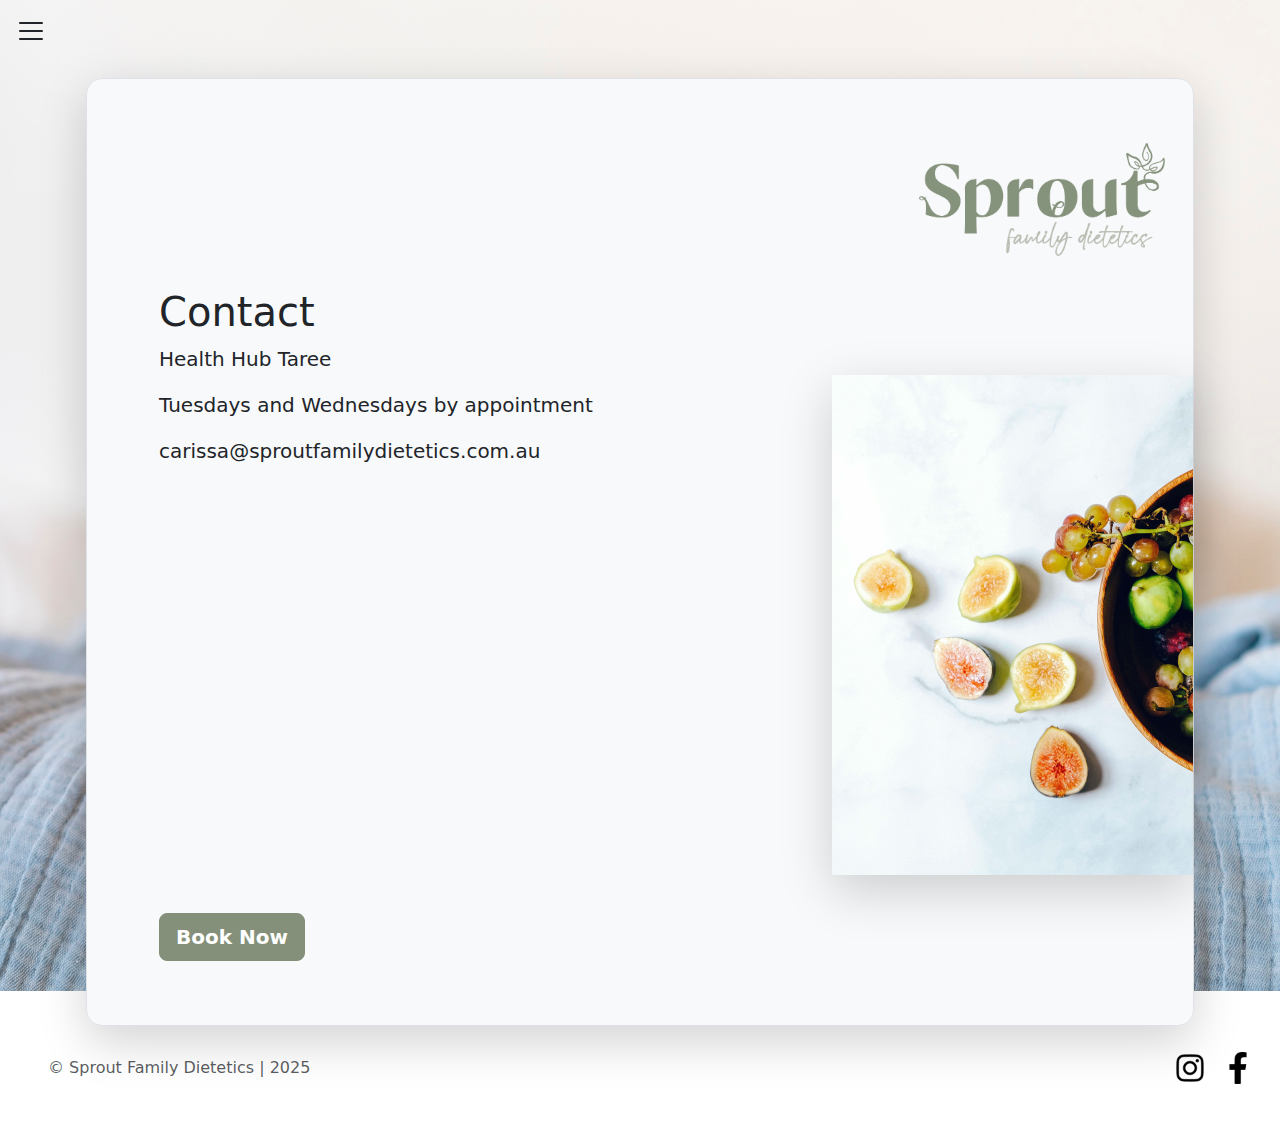
<file: contact.html>
<!DOCTYPE html>
<html lang="en">
  <head>
    <meta charset="UTF-8">
    <meta name="viewport" content="width=device-width, initial-scale=1.0">
    <title>Sprout | Contact</title>
    <!-- Bootstrap CSS -->
    <link href="https://cdn.jsdelivr.net/npm/bootstrap@5.3.0-alpha1/dist/css/bootstrap.min.css" rel="stylesheet">
    <link href="assets/styles.css" rel="stylesheet">
  </head>
  <body class="bg-image" style="background-image: url('assets/background2.jpg');">
    <div class="container-fluid"></div>
    <button class="navbar-toggler px-3 py-3" type="button" data-bs-toggle="offcanvas" data-bs-target="#sidebar" aria-controls="sidebar">
      <svg xmlns="http://www.w3.org/2000/svg" width="30" height="30" viewBox="0 0 30 30">
        <path stroke="currentColor" stroke-linecap="round" stroke-miterlimit="10" stroke-width="2" d="M4 7h22M4 15h22M4 23h22" />
      </svg>
    </button>
    <main class="px-3 container d-flex w-100 p-3 mx-auto flex-column">
      <div class="container col-xxl-12 rounded-4 bg-light">
        <div class="row p-4 pb-0 pe-lg-0 pt-lg-5 align-items-center rounded-4 border shadow-lg">
          <div class="col-9"></div>
          <div class="col-3">
            <img class="img-fluid img-logo m-3 " src="assets/logo_sage.png" alt="">
          </div>
          <div class="col-lg-7 p-3 p-lg-5 pt-lg-3">
            <h1>Contact</h1>
            <p class="lead">Health Hub Taree</p>
            <p class="lead">Tuesdays and Wednesdays by appointment</p>
            <p class="lead text-wrap">carissa@sproutfamilydietetics.com.au</p>
            <div class="embed-responsive">
              <iframe class="embed-responsive-item" width="100%" height="400px" style="border:0" loading="lazy" allowfullscreen referrerpolicy="no-referrer-when-downgrade" src="https://www.google.com/maps/embed/v1/place?key=AIzaSyCL_ckgrlpkuRrjxNP9oOkFQN5WRk3UkxM
          &q=Heatlh Hub Taree 15 Butterworth La, Taree NSW 2430"></iframe>
            </div>
            <div class="d-grid gap-2 d-md-flex justify-content-md-start mt-4 mb-4 mb-lg-3">
              <a href="https://www.halaxy.com/book/sprout-family-dietetics/location/1255061" target="_blank" rel="noopener noreferrer" class="btn btn-lg btn-primary fw-bold ">Book Now</a>
            </div>
          </div>
          <div class="col-lg-4 offset-lg-1 p-0 mb-5 overflow-hidden shadow-lg">
            <img class="rounded-lg-3 d-none d-lg-block" src="assets/fig_bowl.jpg" alt="" height="500">
          </div>
        </div>
      </div>
    </main>
    <footer class="d-flex flex-wrap justify-content-between align-items-center mt-auto pb-5 footer-on-image">
      <div class="col-md-4 d-flex align-items-center">
        <a href="/" class="mb-3 me-2 mb-md-0 text-body-secondary text-decoration-none lh-1">
          <svg class="bi" width="30" height="24">
            <use xlink:href="#bootstrap"></use>
          </svg>
        </a>
        <span class="mb-3 mb-md-0 text-body-secondary">© Sprout Family Dietetics | 2025</span>
      </div>
      <ul class="nav col-md-4 justify-content-end list-unstyled d-flex ms-3">
        <a href="https://www.instagram.com/sprout_family_dietetics">
          <img src="assets/instagram.png" class="img-responsive img-social me-3">
        </a>
        <a href="https://www.facebook.com/share/1BQwJzoiiP/?mibextid=wwXIfr">
          <img src="assets/facebook.png" class="img-responsive img-social me-3">
        </a>
      </ul>
    </footer>
    <!-- Offcanvas Sidebar -->
    <div class="offcanvas offcanvas-start" tabindex="-1" id="sidebar" aria-labelledby="sidebarLabel">
      <div class="offcanvas-header">
        <h5 class="offcanvas-title" id="sidebarLabel">Navigation</h5>
        <button type="button" class="btn-close text-reset" data-bs-dismiss="offcanvas" aria-label="Close"></button>
      </div>
      <div class="offcanvas-body">
        <ul class="nav flex-column">
          <li class="nav-item">
            <a class="btn btn-nav-secondary nav-link" href="index.html">Home</a>
          </li>
          <li class="nav-item">
            <a class="btn btn-nav-secondary nav-link" href="infants-children.html">Infants and Children</a>
          </li>
          <li class="nav-item">
            <a class="btn btn-nav-secondary nav-link" href="adults.html">Adults</a>
          </li>
          <li class="nav-item">
            <a class="btn btn-nav-secondary nav-link" href="referral.html">Referral Pathways</a>
          </li>
          <li class="nav-item">
            <a class="btn btn-nav-secondary nav-link" href="fees.html">Fees and Cancellations</a>
          </li>
          <li class="nav-item">
            <a class="btn btn-nav-secondary nav-link" href="consulting.html">Guest Speaking & Consulting</a>
          </li>
          <li class="nav-item">
            <a class="btn btn-primary btn-primary-active  nav-link" href="contact.html">Contact</a>
          </li>
          <li class="nav-item">
            <a class="btn btn-nav-secondary nav-link" href="about.html">About</a>
          </li>
          <li class="nav-item">
          <a href="https://www.halaxy.com/book/sprout-family-dietetics/location/1255061" target="_blank" rel="noopener noreferrer" class="btn btn-primary btn-nav-secondary nav-link">Book Now</a>
          </li>
        </ul>
      </div>
    </div>
    <!-- Bootstrap JS -->
    <script src="https://cdn.jsdelivr.net/npm/bootstrap@5.3.0-alpha1/dist/js/bootstrap.bundle.min.js"></script>
  </body>
</html>
</file>
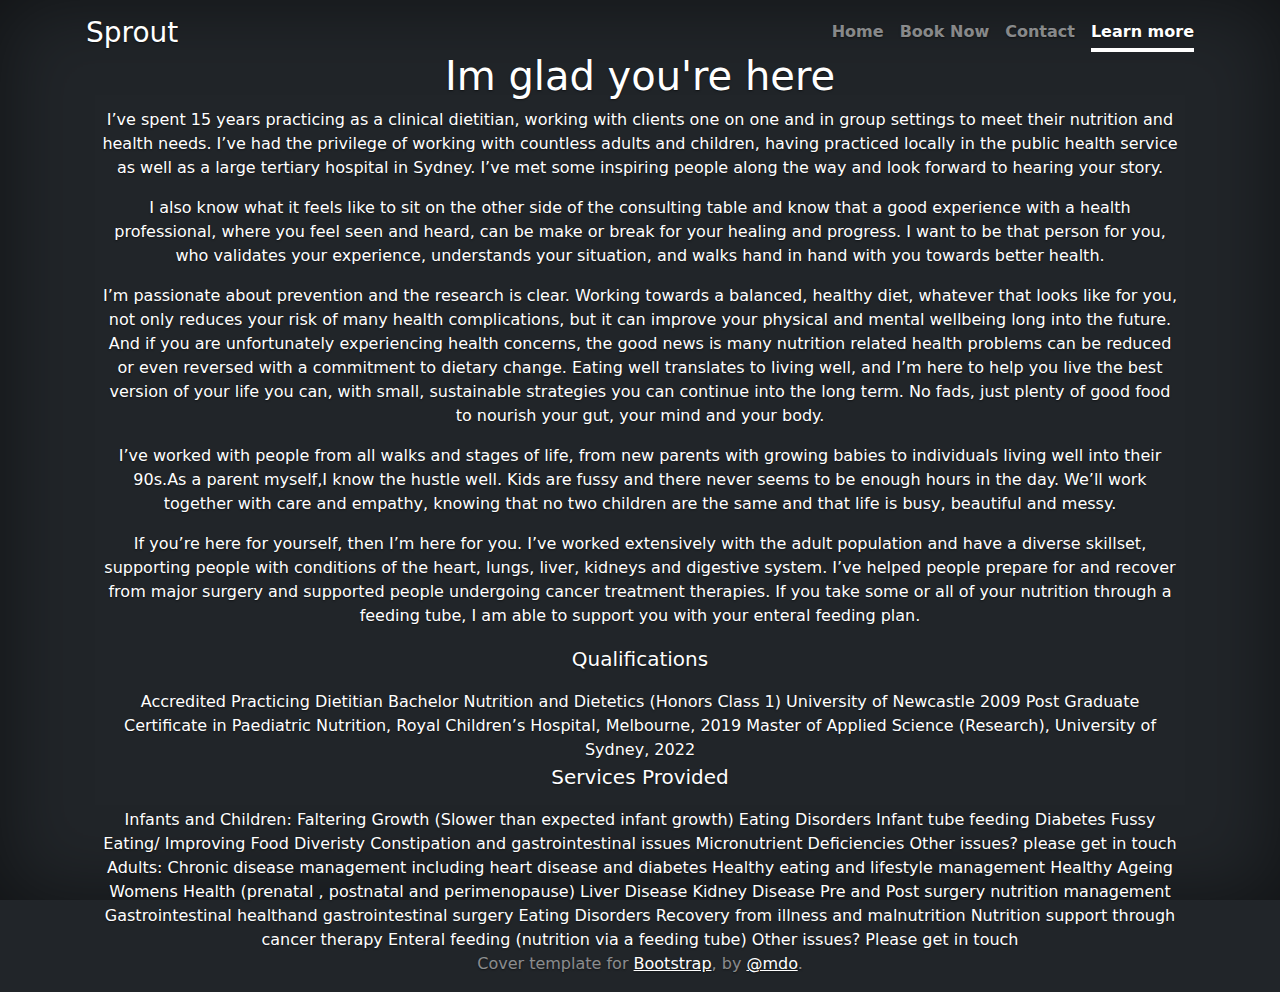
<file: learn.html>
<!doctype html>
<html lang="en" class="h-100">
  <head>
    <meta charset="utf-8">
    <meta name="viewport" content="width=device-width, initial-scale=1">
    <meta name="description" content="">
    <meta name="author" content="Mark Otto, Jacob Thornton, and Bootstrap contributors. Modified by Kyle Fraser">
    <meta name="generator" content="Hugo 0.84.0">
    <title>Sprout</title>

    <link rel="canonical" href="https://getbootstrap.com/docs/5.0/examples/cover/">

    

    <!-- Bootstrap core CSS -->
<link href="../bootstrap.min.css" rel="stylesheet">

    <style>
      .bd-placeholder-img {
        font-size: 1.125rem;
        text-anchor: middle;
        -webkit-user-select: none;
        -moz-user-select: none;
        user-select: none;
      }

      @media (min-width: 768px) {
        .bd-placeholder-img-lg {
          font-size: 3.5rem;
        }
      }
    </style>

    
    <!-- Custom styles for this template -->
    <link href="cover.css" rel="stylesheet">
  </head>
  <body class="d-flex h-100 text-center text-white bg-dark">
    
<div class="container d-flex w-100 h-100 p-3 mx-auto flex-column">
  <header class="mb-auto">
    <div>
      <h3 class="float-md-start mb-0">Sprout</h3>
      <nav class="nav nav-masthead justify-content-center float-md-end">
        <a class="nav-link" aria-current="page" href="index.html">Home</a>
        <a class="nav-link" href="book.html">Book Now</a>
        <a class="nav-link" href="contact.html">Contact</a>
        <a class="nav-link active" href="learn.html">Learn more</a>
      </nav>
    </div>
  </header>

  <main class="px-3">
    <h1>Im glad you're here</h1>
    <p>I’ve spent 15 years practicing as a clinical dietitian, working with clients one on one and in group settings to meet their nutrition and health needs. I’ve had the privilege of working with countless adults and children, having practiced locally in the public health service as well as a large tertiary hospital in Sydney. I’ve met some inspiring people along the way and look forward to hearing your story.</p>
    <p>I also know what it feels like to sit on the other side of the consulting table and know that a good experience with a health professional, where you feel seen and heard, can be make or break for your healing and progress. I want to be that person for you, who validates your experience, understands your situation, and walks hand in hand with you towards better health.</p>
    <p>I’m passionate about prevention and the research is clear. Working towards a balanced, healthy diet, whatever that looks like for you, not only reduces your risk of many health complications, but it can improve your physical and mental wellbeing long into the future. And if you are unfortunately experiencing health concerns, the good news is many nutrition related health problems can be reduced or even reversed with a commitment to dietary change. Eating well translates to living well, and I’m here to help you live the best version of your life you can, with small, sustainable strategies you can continue into the long term. No fads, just plenty of good food to nourish your gut, your mind and your body.</p>

    <p>I’ve worked with people from all walks and stages of life, from new parents with growing babies to individuals living well into their 90s.As a parent myself,I know the hustle well. Kids are fussy and there never seems to be enough hours in the day. We’ll work together with care and empathy, knowing that no two children are the same and that life is busy, beautiful and messy.</p>
    <p>If you’re here for yourself, then I’m here for you. I’ve worked extensively with the adult population and have a diverse skillset, supporting people with conditions of the heart, lungs, liver, kidneys and digestive system. I’ve helped people prepare for and recover from major surgery and supported people undergoing cancer treatment therapies. If you take some or all of your nutrition through a feeding tube, I am able to support you with your enteral feeding plan.</p>

    <p class="lead">Qualifications</p>
Accredited Practicing Dietitian
Bachelor Nutrition and Dietetics (Honors Class 1) University of Newcastle 2009
Post Graduate Certificate in Paediatric Nutrition, Royal Children’s Hospital, Melbourne, 2019
Master of Applied Science (Research), University of Sydney, 2022

<p class="lead"> Services Provided</p>

Infants and Children:
Faltering Growth (Slower than expected infant growth)
Eating Disorders 
Infant tube feeding
Diabetes
Fussy Eating/ Improving Food Diveristy
Constipation and gastrointestinal issues
Micronutrient Deficiencies 
Other issues? please get in touch

Adults:
Chronic disease management including heart disease and diabetes
Healthy eating and lifestyle management
Healthy Ageing 
Womens Health (prenatal , postnatal and perimenopause)
Liver Disease
Kidney Disease
Pre and Post surgery nutrition management
Gastrointestinal healthand gastrointestinal surgery
Eating Disorders
Recovery from illness and malnutrition 
Nutrition support through cancer therapy
Enteral feeding (nutrition via a feeding tube)
Other issues? Please get in touch
  </main>

  <footer class="mt-auto text-white-50">
    <p>Cover template for <a href="https://getbootstrap.com/" class="text-white">Bootstrap</a>, by <a href="https://twitter.com/mdo" class="text-white">@mdo</a>.</p>
  </footer>
</div>


    
  </body>
</html>
</file>
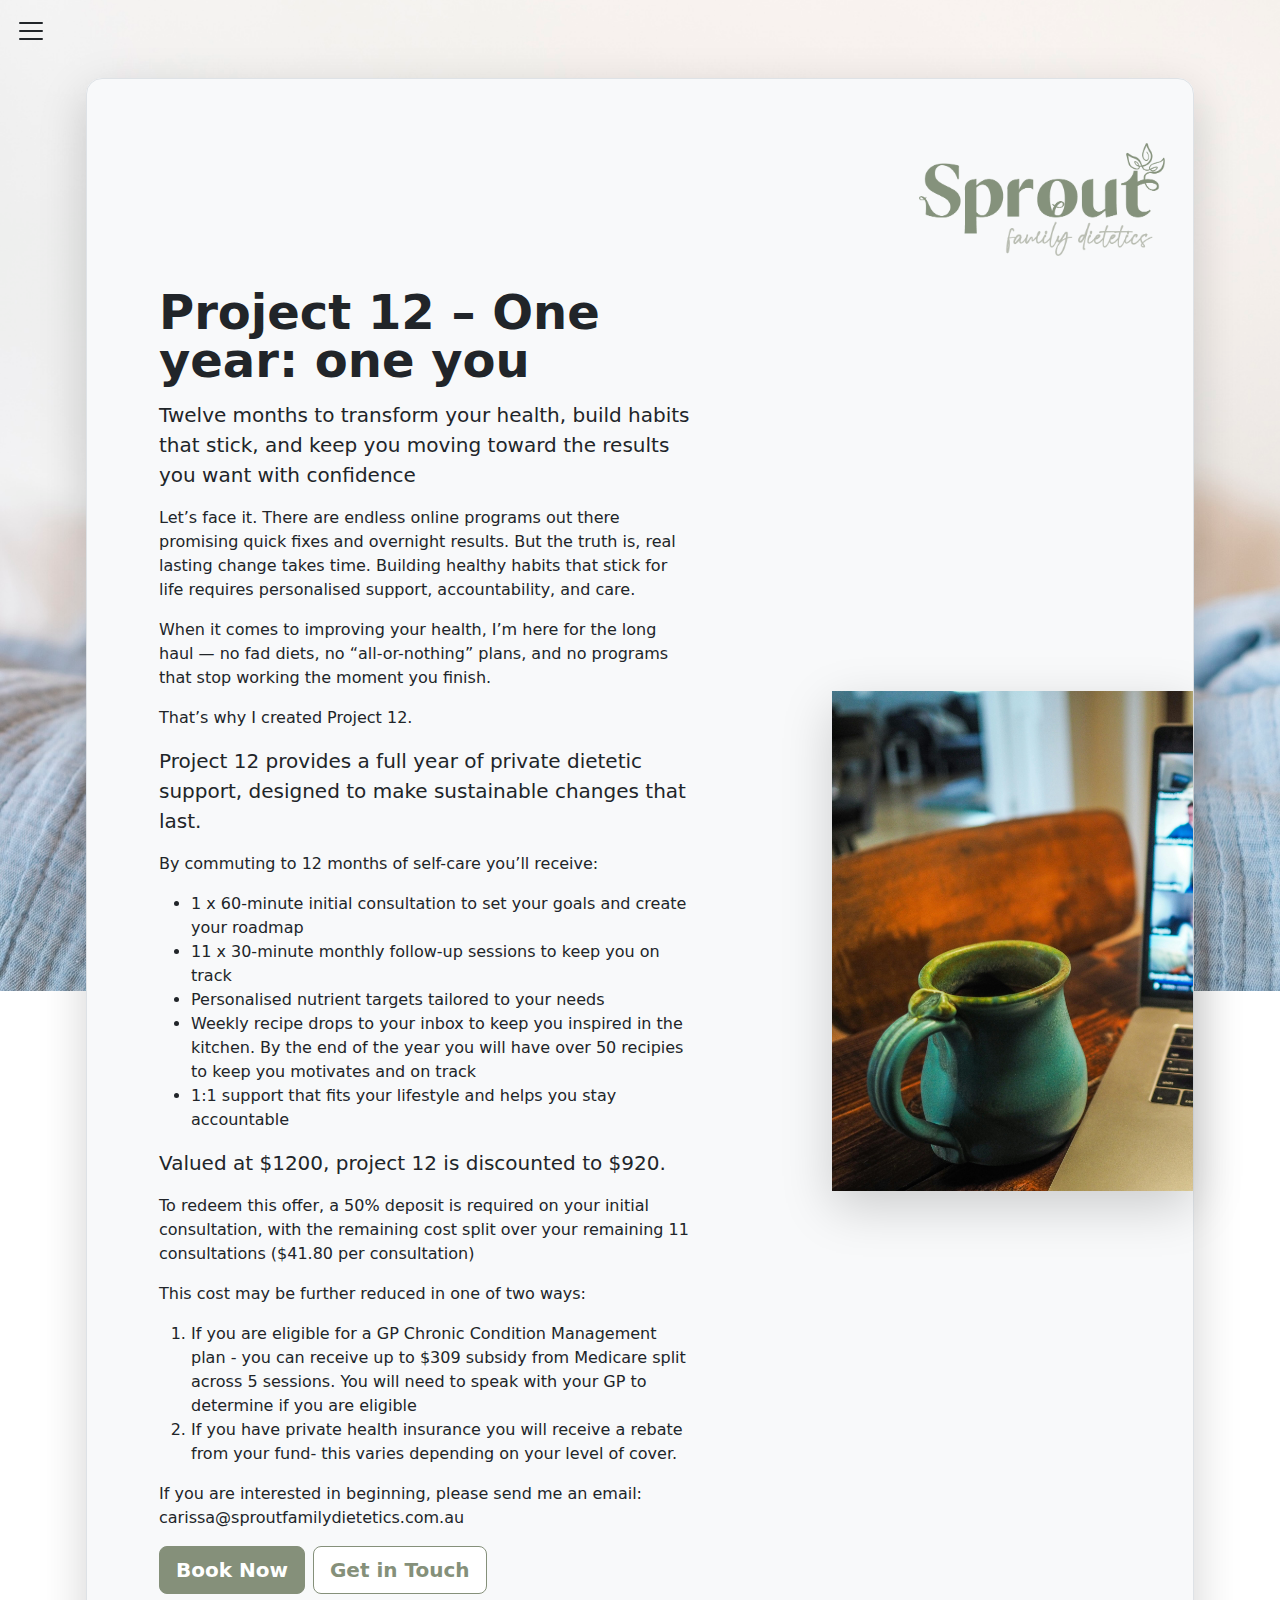
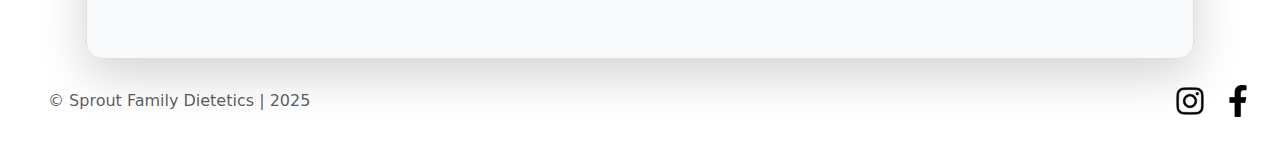
<file: project12.html>
<!DOCTYPE html>
<html lang="en">
  <head>
    <meta charset="UTF-8">
    <meta name="viewport" content="width=device-width, initial-scale=1.0">
    <title>Sprout</title>
    <!-- Bootstrap CSS -->
    <link href="https://cdn.jsdelivr.net/npm/bootstrap@5.3.0-alpha1/dist/css/bootstrap.min.css" rel="stylesheet">
    <link href="assets/styles.css" rel="stylesheet">
    <link rel="canonical" href="https://sproutfamilydietetics.com.au/project12.html">
    <script src="https://analytics.ahrefs.com/analytics.js" data-key="JdM9ObcZ0+f/vFKrCsYYwg" async></script>
  </head>
  <body class="bg-image" style="background-image: url('assets/background2.jpg');">
    <div class="container-fluid"></div>
    <button class="navbar-toggler px-3 py-3" type="button" data-bs-toggle="offcanvas" data-bs-target="#sidebar" aria-controls="sidebar">
      <svg xmlns="http://www.w3.org/2000/svg" width="30" height="30" viewBox="0 0 30 30">
        <path stroke="currentColor" stroke-linecap="round" stroke-miterlimit="10" stroke-width="2" d="M4 7h22M4 15h22M4 23h22" />
      </svg>
    </button>
    <main class="px-3 container d-flex w-100 p-3 mx-auto flex-column">
      <div class="container col-xxl-12 rounded-4 bg-light">
        <div class="row p-4 pb-0 pe-lg-0 pt-lg-5 align-items-center rounded-4 border shadow-lg">
          <div class="col-9"></div>
          <div class="col-3">
            <img class="img-fluid img-logo m-3 " src="assets/logo_sage.png" alt="">
          </div>
          <div class="col-lg-7 p-3 p-lg-5 pt-lg-3">
            <h1 class="display-5 fw-bold lh-1 mb-3">Project 12 – One year: one you</h1>
            <p class="lead">Twelve months to transform your health, build habits that stick, and keep you moving toward the results you want with confidence</p>

            <p>Let’s face it. There are endless online programs out there promising quick fixes and overnight results. But the truth is, real lasting change takes time. Building healthy habits that stick for life requires personalised support, accountability, and care.</p>
            <p>When it comes to improving your health, I’m here for the long haul — no fad diets, no “all-or-nothing” plans, and no programs that stop working the moment you finish.</p>
            <p>That’s why I created Project 12.</p>
            <p class="lead">Project 12 provides a full year of private dietetic support, designed to make sustainable changes that last.</p>
            <p>By commuting to 12 months of self-care you’ll receive:</p>
            <ul>
              <li>1 x 60-minute initial consultation to set your goals and create your roadmap</li>
              <li>11 x 30-minute monthly follow-up sessions to keep you on track</li>
            <li>Personalised nutrient targets tailored to your needs</li>
            <li>Weekly recipe drops to your inbox to keep you inspired in the kitchen. By the end of the year you will have over 50 recipies to keep you motivates and on track</li>
            <li>1:1 support that fits your lifestyle and helps you stay accountable</li>
          </ul>
            <p class="lead">Valued at $1200, project 12 is discounted to $920.</p>
            <p>To redeem this offer, a 50% deposit is required on your initial consultation, with the remaining cost split over your remaining 11 consultations ($41.80 per consultation)</p>

            <p>This cost may be further reduced in one of two ways:
            <ol>
              <li>If you are eligible for a GP Chronic Condition Management plan - you can receive up to $309 subsidy from Medicare split across 5 sessions. You will need to speak with your GP to determine if you are eligible</li>
              <li>If you have private health insurance you will receive a rebate from your fund- this varies depending on your level of cover.</li>
            </ol>
            <p>If you are interested in beginning, please send me an email:
            carissa@sproutfamilydietetics.com.au
            </p>
            <div class="d-grid gap-2 d-md-flex justify-content-md-start mb-4 mb-lg-3">
              <a href="https://www.halaxy.com/book/sprout-family-dietetics/location/1255061" target="_blank" rel="noopener noreferrer" class="btn btn-lg btn-primary fw-bold ">Book Now</a>
              <a href="contact.html" class="btn btn-lg btn-secondary fw-bold ">Get in Touch</a>
            </div>
          </div>
          <div class="col-lg-4 offset-lg-1 p-0 mb-5 overflow-hidden shadow-lg">
            <img class="rounded-lg-3 d-none d-lg-block" src="assets/seminar.jpg" alt="" height="500">
          </div>
        </div>
      </div>
    </main>
    <footer class="d-flex flex-wrap justify-content-between align-items-center mt-auto pb-5 footer-on-image">
      <div class="col-md-4 d-flex align-items-center">
        <a href="/" class="mb-3 me-2 mb-md-0 text-body-secondary text-decoration-none lh-1">
          <svg class="bi" width="30" height="24">
            <use xlink:href="#bootstrap"></use>
          </svg>
        </a>
        <span class="mb-3 mb-md-0 text-body-secondary">© Sprout Family Dietetics | 2025</span>
      </div>
      <ul class="nav col-md-4 justify-content-end list-unstyled d-flex ms-3">
        <a href="https://www.instagram.com/sprout_family_dietetics">
          <img src="assets/instagram.png" class="img-responsive img-social me-3">
        </a>
        <a href="https://www.facebook.com/profile.php?id=61573133443184">
          <img src="assets/facebook.png" class="img-responsive img-social me-3">
        </a>
      </ul>
    </footer>
    <!-- Offcanvas Sidebar -->
    <div class="offcanvas offcanvas-start" tabindex="-1" id="sidebar" aria-labelledby="sidebarLabel">
      <div class="offcanvas-header">
        <h5 class="offcanvas-title" id="sidebarLabel">Navigation</h5>
        <button type="button" class="btn-close text-reset" data-bs-dismiss="offcanvas" aria-label="Close"></button>
      </div>
      <div class="offcanvas-body">
        <ul class="nav flex-column">
          <li class="nav-item">
            <a class="btn btn-nav-secondary nav-link" href="index.html">Home</a>
          </li>
          <li class="nav-item">
            <a class="btn btn-nav-secondary nav-link" href="infants-children.html">Infants and Children</a>
          </li>
          <li class="nav-item">
            <a class="btn btn-nav-secondary nav-link" href="adults.html">Adults</a>
          </li>
          <li class="nav-item">
            <a class="btn btn-nav-secondary nav-link" href="referral.html">Referral Pathways</a>
          </li>
          <li class="nav-item">
            <a class="btn btn-nav-secondary nav-link" href="fees.html">Fees and Cancellations</a>
          </li>
          <li class="nav-item">
            <a class="btn btn-primary btn-primary-active  nav-link" href="consulting.html">Guest Speaking & Consulting</a>
          </li>
          <li class="nav-item">
            <a class="btn btn-nav-secondary nav-link" href="contact.html">Contact</a>
          </li>
          <li class="nav-item">
            <a class="btn btn-nav-secondary nav-link" href="about.html">About</a>
          </li>
          <li class="nav-item">
          <a href="https://www.halaxy.com/book/sprout-family-dietetics/location/1255061" target="_blank" rel="noopener noreferrer" class="btn btn-primary btn-nav-secondary nav-link">Book Now</a>
          </li>
        </ul>
      </div>
    </div>
    <!-- Bootstrap JS -->
    <script src="https://cdn.jsdelivr.net/npm/bootstrap@5.3.0-alpha1/dist/js/bootstrap.bundle.min.js"></script>
  </body>
</html>
</file>
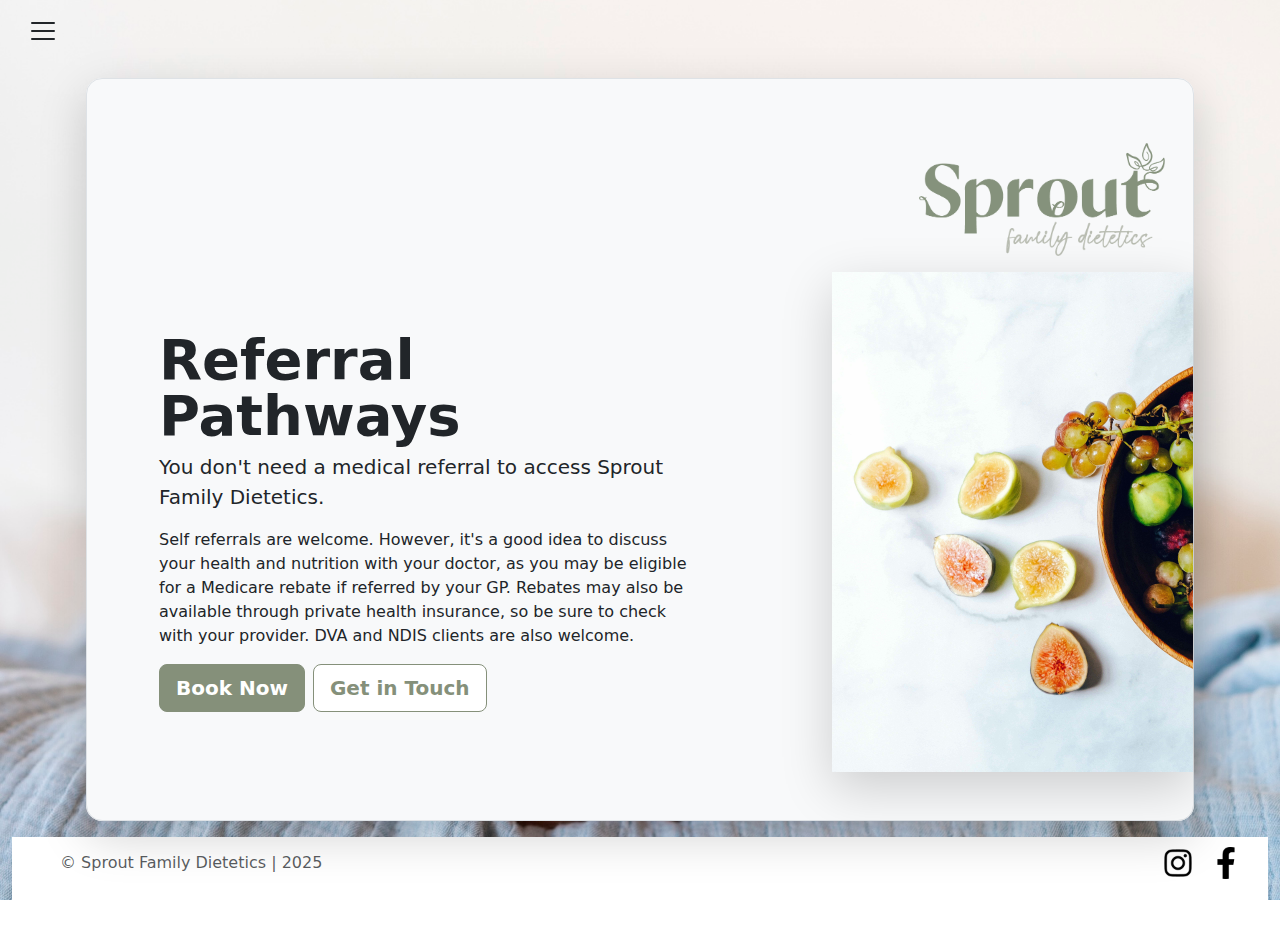
<file: referral.html>
<!DOCTYPE html>
<html lang="en">
  <head>
    <meta charset="UTF-8">
    <meta name="viewport" content="width=device-width, initial-scale=1.0">
    <title>Sprout | Referral</title>
    <!-- Bootstrap CSS -->
    <link href="https://cdn.jsdelivr.net/npm/bootstrap@5.3.0-alpha1/dist/css/bootstrap.min.css" rel="stylesheet">
    <link href="assets/styles.css" rel="stylesheet">
    <link rel="canonical" href="https://sproutfamilydietetics.com.au/referral">
    <script src="https://analytics.ahrefs.com/analytics.js" data-key="JdM9ObcZ0+f/vFKrCsYYwg" async></script>

  </head>
  <body>
    <!-- Background image -->
    <div class="bg-image" style="background-image: url('assets/background2.jpg');">
      <div class="container-fluid">
        <button class="navbar-toggler px-3 py-3" type="button" data-bs-toggle="offcanvas" data-bs-target="#sidebar" aria-controls="sidebar">
          <svg xmlns="http://www.w3.org/2000/svg" width="30" height="30" viewBox="0 0 30 30">
            <path stroke="currentColor" stroke-linecap="round" stroke-miterlimit="10" stroke-width="2" d="M4 7h22M4 15h22M4 23h22" />
          </svg>
        </button>
        <main class="px-3 container d-flex w-100 p-3 mx-auto flex-column">
          <div class="container col-xxl-12 rounded-4 bg-light">
            <div class="row p-4 pb-0 pe-lg-0 pt-lg-5 align-items-center rounded-4 border shadow-lg">
              <div class="col-9"></div>
              <div class="col-3">
                <img class="img-fluid img-logo m-3 " src="assets/logo_sage.png" alt="">
              </div>
              <div class="col-lg-7 p-3 p-lg-5 pt-lg-3">
                <h1 class="display-4 fw-bold lh-1">Referral Pathways</h1>
                <p class="lead">You don't need a medical referral to access Sprout Family Dietetics.
                <p>Self referrals are welcome. However, it's a good idea to discuss your health and nutrition with your doctor, as you may be eligible for a Medicare rebate if referred by your GP. Rebates may also be available through private health insurance, so be sure to check with your provider. DVA and NDIS clients are also welcome. </p>
                <div class="d-grid gap-2 d-md-flex justify-content-md-start mb-4 mb-lg-3">
          <a href="https://www.halaxy.com/book/sprout-family-dietetics/location/1255061" target="_blank" rel="noopener noreferrer" class="btn btn-lg btn-primary fw-bold ">Book Now</a>
                  <a href="contact.html" class="btn btn-lg btn-secondary fw-bold ">Get in Touch</a>
                </div>
              </div>
              <div class="col-lg-4 offset-lg-1 p-0 mb-5 overflow-hidden shadow-lg">
                <img class="rounded-lg-3 d-none d-lg-block" src="assets/fig_bowl.jpg" alt="" height="500">
              </div>
            </div>
          </div>
        </main>


<footer class="d-flex flex-wrap justify-content-between align-items-center mt-auto pb-5 footer-on-image">
      <div class="col-md-4 d-flex align-items-center">
            <a href="/" class="mb-3 me-2 mb-md-0 text-body-secondary text-decoration-none lh-1">
              <svg class="bi" width="30" height="24">
                <use xlink:href="#bootstrap"></use>
              </svg>
            </a>
            <span class="mb-3 mb-md-0 text-body-secondary">© Sprout Family Dietetics | 2025</span>
          </div>
          <ul class="nav col-md-4 justify-content-end list-unstyled d-flex ms-3">
            <a href="https://www.instagram.com/sprout_family_dietetics">
              <img src="assets/instagram.png" class="img-responsive img-social me-3">
            </a>
            <a href="https://www.facebook.com/profile.php?id=61573133443184">
              <img src="assets/facebook.png" class="img-responsive img-social me-3">
            </a>
          </ul>
  </footer>
<!-- Offcanvas Sidebar -->
<div class="offcanvas offcanvas-start" tabindex="-1" id="sidebar" aria-labelledby="sidebarLabel">
    <div class="offcanvas-header">
        <h5 class="offcanvas-title" id="sidebarLabel">Navigation</h5>
        <button type="button" class="btn-close text-reset" data-bs-dismiss="offcanvas" aria-label="Close"></button>
    </div>
    <div class="offcanvas-body">
        <ul class="nav flex-column">
            <li class="nav-item"><a class="btn btn-nav-secondary nav-link" href="index.html">Home</a></li>
            <li class="nav-item"><a class="btn btn-nav-secondary nav-link" href="infants-children.html">Infants and Children</a></li>
            <li class="nav-item"><a class="btn btn-nav-secondary nav-link" href="adults.html">Adults</a></li>
            <li class="nav-item"><a class="btn btn-primary btn-primary-active  nav-link" href="referral.html">Referral Pathways</a></li>
            <li class="nav-item"><a class="btn btn-nav-secondary nav-link" href="fees.html">Fees and Cancellations</a></li>
            <li class="nav-item"><a class="btn btn-nav-secondary nav-link" href="consulting.html">Guest Speaking & Consulting</a></li>
            <li class="nav-item"><a class="btn btn-nav-secondary nav-link" href="contact.html">Contact</a></li>
            <li class="nav-item"><a class="btn btn-nav-secondary nav-link" href="about.html">About</a></li>
          <a href="https://www.halaxy.com/book/sprout-family-dietetics/location/1255061" target="_blank" rel="noopener noreferrer" class="btn btn-primary btn-nav-secondary nav-link">Book Now</a>
        </ul>
    </div>
</div>
    <!-- Bootstrap JS -->
    <script src="https://cdn.jsdelivr.net/npm/bootstrap@5.3.0-alpha1/dist/js/bootstrap.bundle.min.js"></script>
</body>
</html>
</file>
<file: assets/styles.css>
.offcanvas {
  width: 250px;
}

.main-image {
  max-width: 60%;
  /* Ensures the image is responsive */
  height: auto;
  /* Maintains aspect ratio */
  margin-top: 20px;
  /* Adds some space above the image */
}

.bg-image {
  background-size: cover;
  background-repeat: no-repeat;
  background-position: center;
  height: 100vh;
}

.img-logo {
  float: right;
}

.img-social {
  max-height: 32px;
  width: auto;  
}


.footer-on-image {
  bottom: 0;
  left: 0;
  width: 100%;
  background-color: rgba(255, 255, 255, 1);
  padding: 10px;
  text-align: center;

}

        .btn.btn-primary:hover,
        .btn.btn-primary:focus,
        .btn.btn-primary:active,
        .btn.btn-primary.active {
          border-color:#85907a;
                  }
        .btn.btn-primary {
                    color: #ffffff;
          background-color: #85907a;
          border-color:#85907a;

        }.btn.btn-secondary { 
          background-color: #ffffff;
          color: #85907a; 
          border-color:#85907a;
        }
        .btn.btn-nav-secondary { 
          background-color: #ffffff;
          color: #85907a; 
          border-color:#ffffff;
        }
</file>
<file: Cover/cover.css>
/*
 * Globals
 */

/* Custom default button */
.btn-secondary,
.btn-secondary:hover,
.btn-secondary:focus {
  color: #333;
  text-shadow: none; /* Prevent inheritance from `body` */
}


/*
 * Base structure
 */

body {
  text-shadow: 0 .05rem .1rem rgba(0, 0, 0, .5);
  box-shadow: inset 0 0 5rem rgba(0, 0, 0, .5);
}

.cover-container {
  max-width: 42em;
}


/*
 * Header
 */

.nav-masthead .nav-link {
  padding: .25rem 0;
  font-weight: 700;
  color: rgba(255, 255, 255, .5);
  background-color: transparent;
  border-bottom: .25rem solid transparent;
}

.nav-masthead .nav-link:hover,
.nav-masthead .nav-link:focus {
  border-bottom-color: rgba(255, 255, 255, .25);
}

.nav-masthead .nav-link + .nav-link {
  margin-left: 1rem;
}

.nav-masthead .active {
  color: #fff;
  border-bottom-color: #fff;
}
</file>
<file: cover.css>
/*
 * Globals
 */

/* Custom default button */
.btn-secondary,
.btn-secondary:hover,
.btn-secondary:focus {
  color: #333;
  text-shadow: none; /* Prevent inheritance from `body` */
}


/*
 * Base structure
 */

body {
  text-shadow: 0 .05rem .1rem rgba(0, 0, 0, .5);
  box-shadow: inset 0 0 5rem rgba(0, 0, 0, .5);
}

.cover-container {
  max-width: 42em;
}


/*
 * Header
 */

.nav-masthead .nav-link {
  padding: .25rem 0;
  font-weight: 700;
  color: rgba(255, 255, 255, .5);
  background-color: transparent;
  border-bottom: .25rem solid transparent;
}

.nav-masthead .nav-link:hover,
.nav-masthead .nav-link:focus {
  border-bottom-color: rgba(255, 255, 255, .25);
}

.nav-masthead .nav-link + .nav-link {
  margin-left: 1rem;
}

.nav-masthead .active {
  color: #fff;
  border-bottom-color: #fff;
}
</file>
